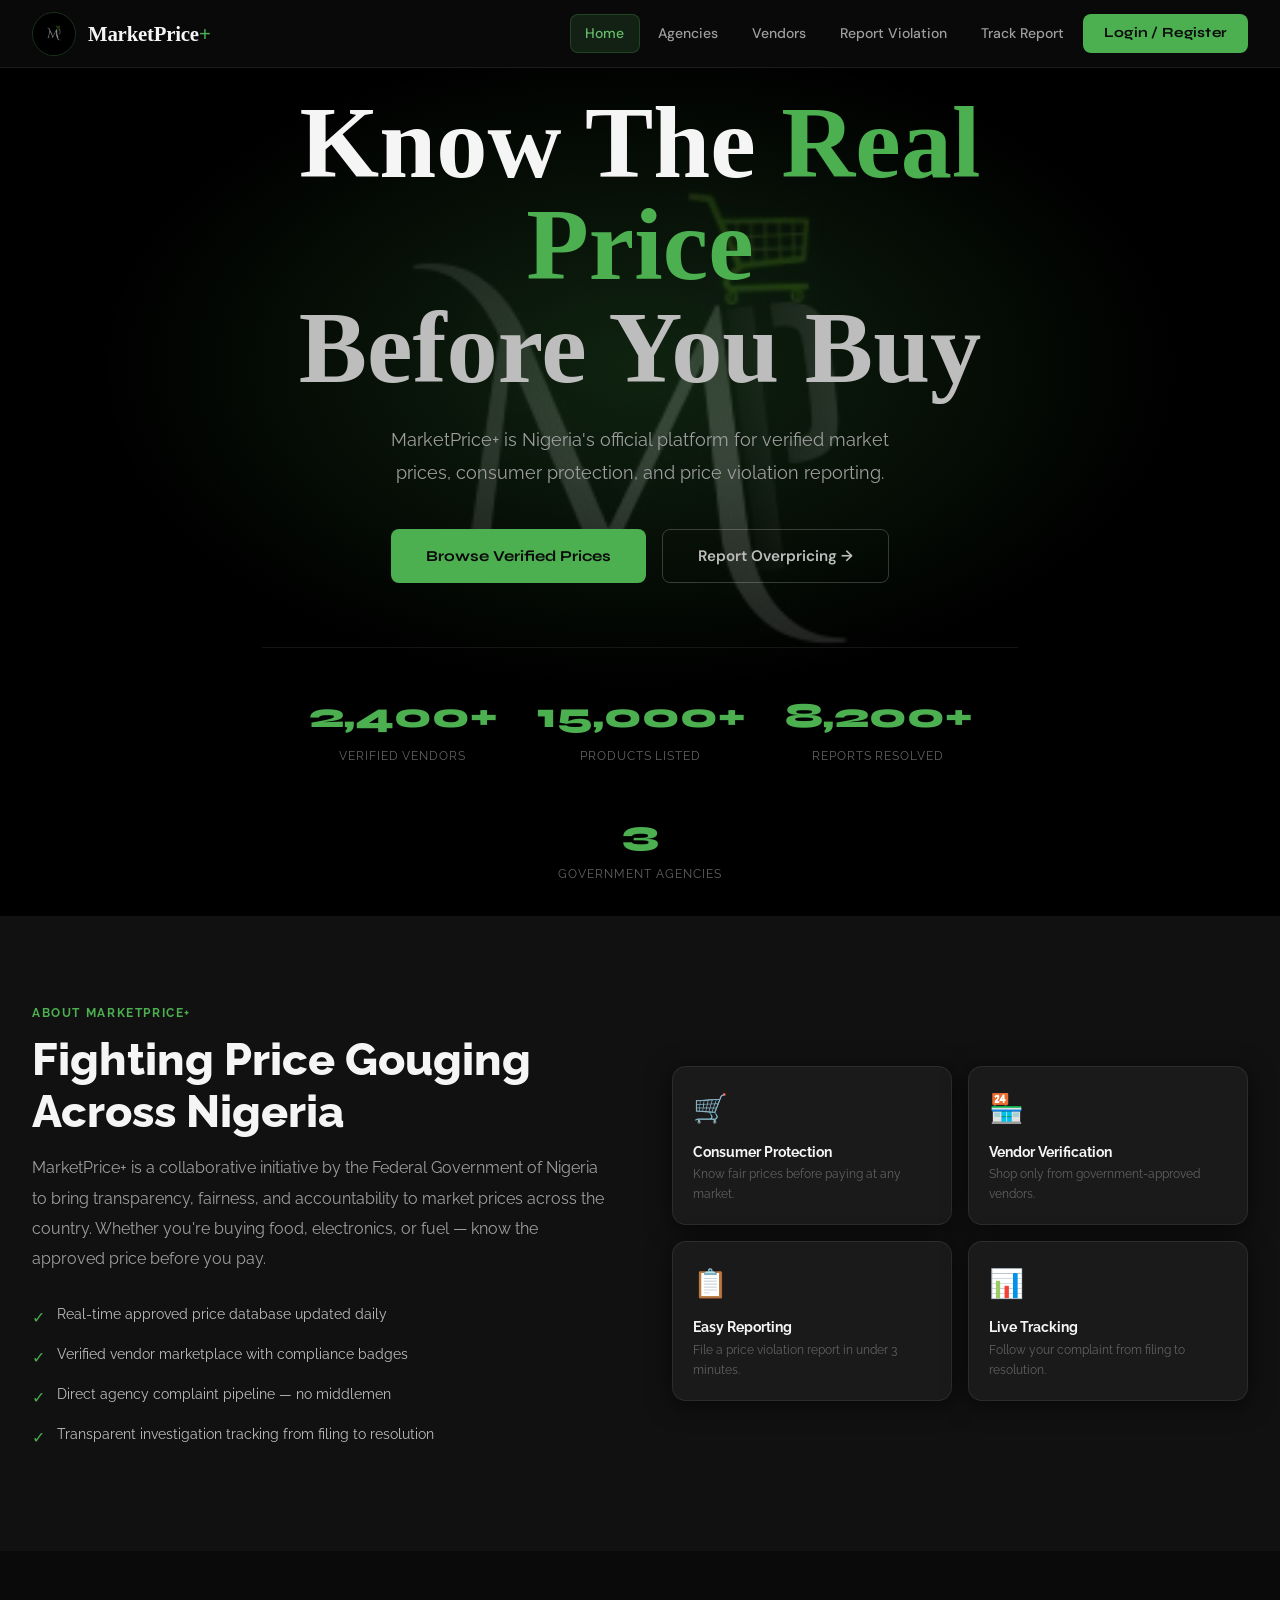
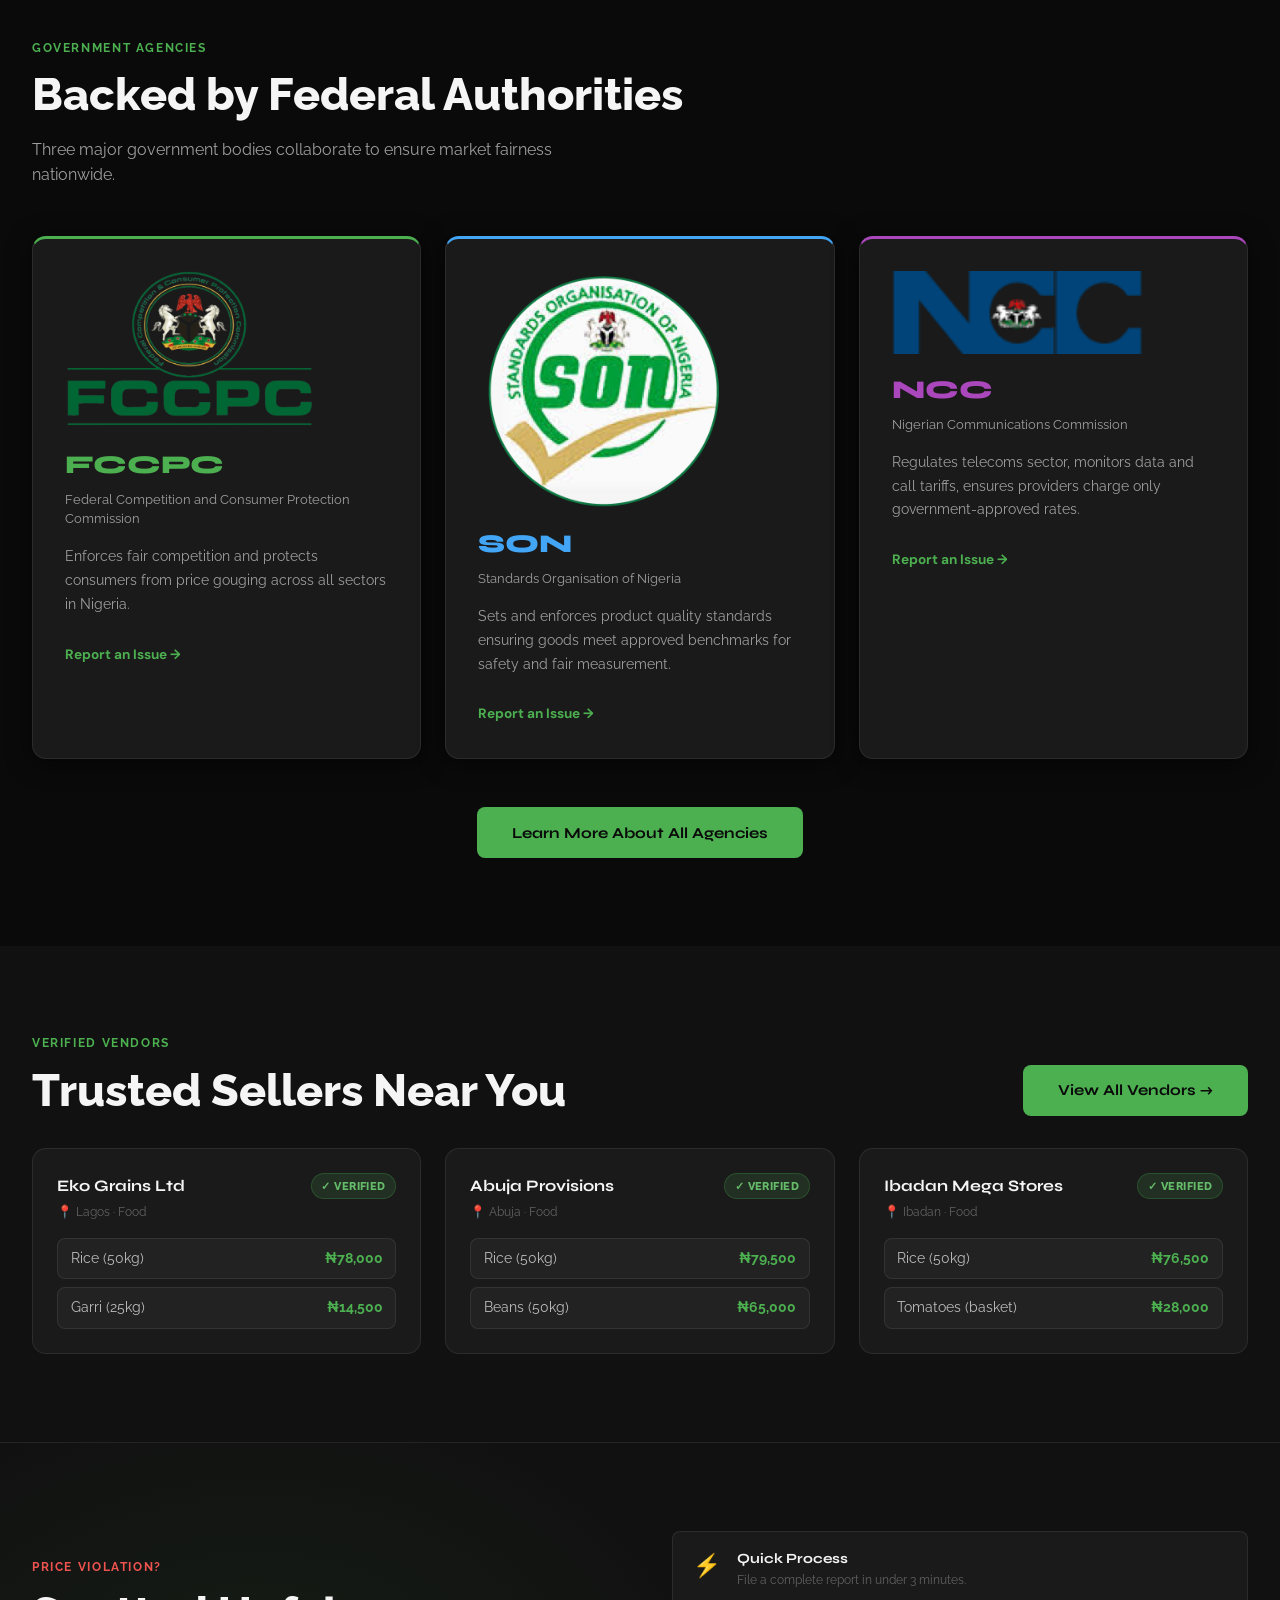
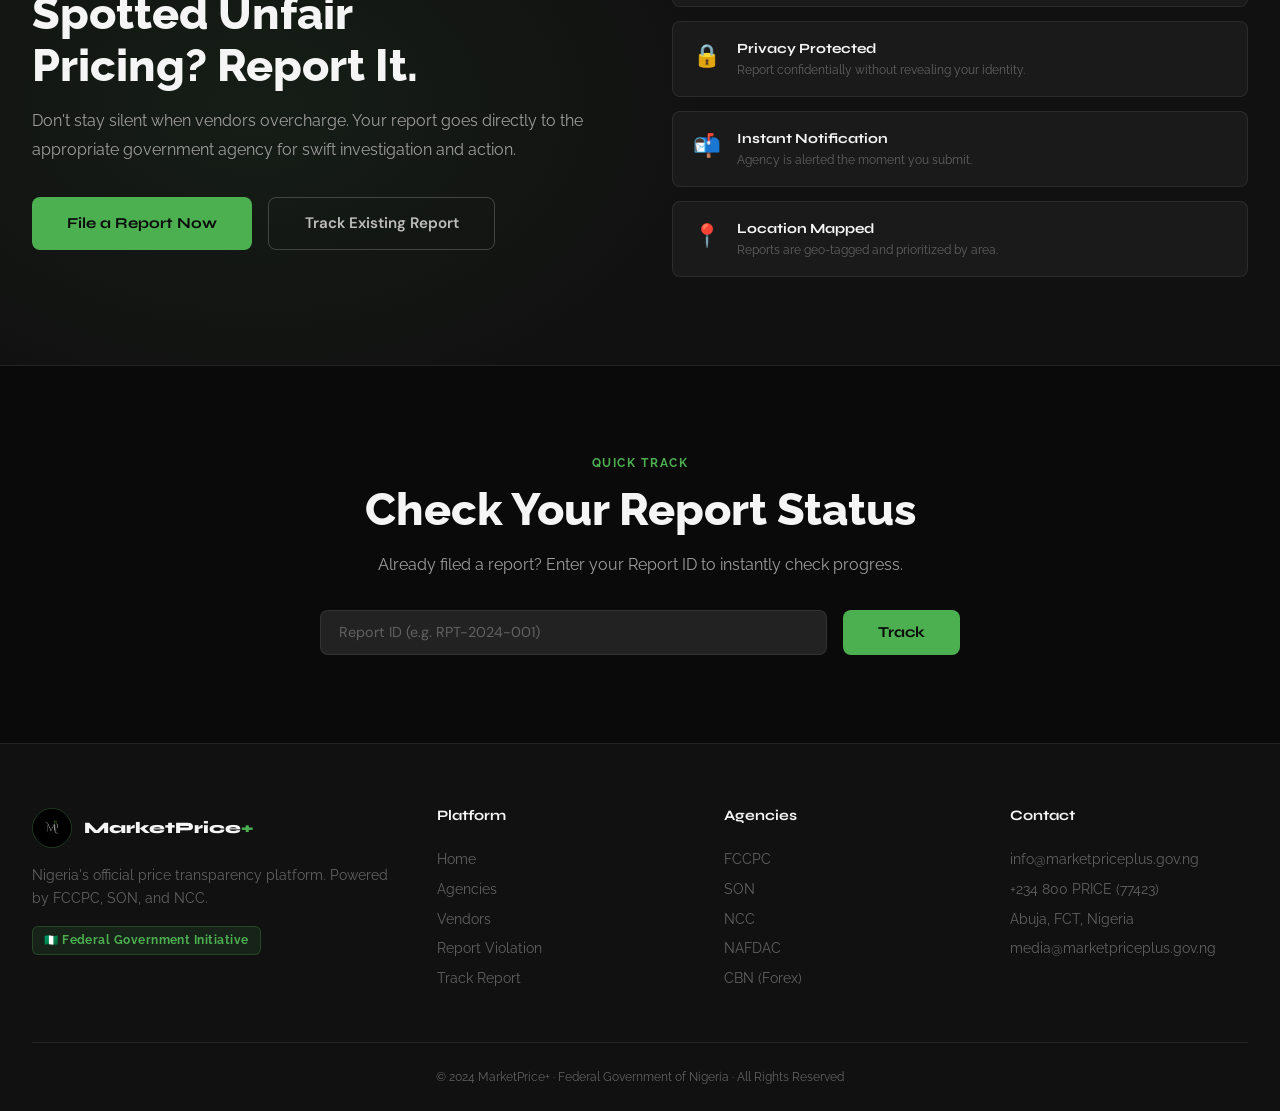
<file: index.html>
<!DOCTYPE html>
<html lang="en">
<head>
  <meta charset="UTF-8" />
  <meta name="viewport" content="width=device-width, initial-scale=1.0" />
  <title>Home | MarketPrice+</title>
  <link rel="preconnect" href="https://fonts.googleapis.com">
  <link rel="preconnect" href="https://fonts.gstatic.com" crossorigin>
  <link href="https://fonts.googleapis.com/css2?family=Syne:wght@400;600;700;800&family=DM+Sans:ital,wght@0,300;0,400;0,500;1,300&display=swap" rel="stylesheet">
  <link rel="preconnect" href="https://fonts.googleapis.com">
<link rel="preconnect" href="https://fonts.gstatic.com" crossorigin>
<link href="https://fonts.googleapis.com/css2?family=Montserrat:ital,wght@0,100..900;1,100..900&display=swap" rel="stylesheet">
<link rel="preconnect" href="https://fonts.googleapis.com">
<link rel="preconnect" href="https://fonts.gstatic.com" crossorigin>
<link href="https://fonts.googleapis.com/css2?family=Raleway:ital,wght@0,100..900;1,100..900&display=swap" rel="stylesheet">
  <link rel="stylesheet" href="styles.css" />
  <style>
  /* ── HERO ── */
  .hero {
    min-height: 100vh;
    background-image: url("[data-uri]");
    background-size: cover;
    background-position: center;
    background-repeat: no-repeat;
    display: flex; align-items: center; justify-content: center;
    text-align: center; position: relative; overflow: hidden;
  }
  .hero__overlay {
    position: absolute; inset: 0;
    background:
      radial-gradient(ellipse 70% 60% at 50% 45%, rgba(0,0,0,0.45) 0%, rgba(0,0,0,0.78) 100%),
      linear-gradient(180deg, rgba(0,0,0,0.6) 0%, rgba(0,0,0,0.4) 50%, rgba(0,0,0,0.78) 100%);
  }
  .hero__overlay::after {
    content: ''; position: absolute; inset: 0;
    background: radial-gradient(ellipse 60% 50% at 50% 40%, rgba(76,175,80,.2) 0%, transparent 70%);
  }
  .hero__content { position: relative; z-index: 1; padding: 2rem; max-width: 820px; }
  .hero__badge {
    display: inline-flex; align-items: center; gap: .5rem;
    background: rgba(76,175,80,.1); border: 1px solid var(--green-border);
    color: var(--green-bright); padding: .45rem 1.1rem; border-radius: 100px;
    font-size: .78rem; font-weight: 700; letter-spacing: .06em; text-transform: uppercase;
    margin-bottom: 2.5rem;
  }
  .hero__h1 { font-size: clamp(3rem,8vw,6.5rem); font-weight: 800; color: var(--white); margin-bottom: 1.5rem; line-height: 1.0; font-family: 'Times New Roman', Times, serif; margin-top: 60px;}
  .hero__h1 .accent        { color: var(--green); }
  .hero__h1 .accent-silver { color: var(--silver-light); }
  .hero__p  { font-size: 1.15rem; color: var(--silver); max-width: 520px; margin: 0 auto 2.5rem; line-height: 1.8; }
  .hero__actions { display: flex; gap: 1rem; justify-content: center; flex-wrap: wrap; }
  .hero__stats {
    display: flex; gap: 2.5rem; justify-content: center;
    margin-top: 4rem; padding-top: 2.5rem;
    border-top: 1px solid var(--border); flex-wrap: wrap;
  }
  .hero__stat-num   { font-family: 'Syne',sans-serif; font-size: 2.2rem; font-weight: 800; color: var(--green); }
  .hero__stat-label { font-size: .75rem; color: var(--silver-dim); text-transform: uppercase; letter-spacing: .08em; margin-top: .15rem; }
  .cta-section { background: var(--black-2); border-top: 1px solid var(--border); border-bottom: 1px solid var(--border); position: relative; overflow: hidden; }
  .cta-section::before { content:''; position:absolute; inset:0; background: radial-gradient(ellipse 60% 100% at 20% 50%, rgba(76,175,80,.08) 0%, transparent 60%); }
  .mini-grid { display:grid; grid-template-columns:1fr 1fr; gap:1rem; }
</style>
</head>
<body>
<nav class="navbar">
  <div class="navbar__inner">
    <a href="index.html" class="navbar__logo">
      <img src="[data-uri]" alt="MarketPrice+ Logo" class="navbar__logo-img" />
      <span class="navbar__logo-text">MarketPrice<span>+</span></span>
    </a>
    <div class="navbar__links">
      <a href="index.html"    class="navbar__link">Home</a>
      <a href="agencies.html" class="navbar__link">Agencies</a>
      <a href="vendors.html"  class="navbar__link">Vendors</a>
      <a href="report.html"   class="navbar__link">Report Violation</a>
      <a href="track.html"    class="navbar__link">Track Report</a>
      <a href="login.html"    class="navbar__cta">Login / Register</a>
    </div>
  </div>

  
</nav>

<!-- HERO -->
<section class="hero">
  <div class="hero__overlay"></div>
  <div class="hero__content">
    <h1 class="hero__h1">Know The <span class="accent">Real Price</span><br><span class="accent-silver">Before You Buy</span></h1>
    <p class="hero__p">MarketPrice+ is Nigeria's official platform for verified market prices, consumer protection, and price violation reporting.</p>
    <div class="hero__actions">
      <a href="vendors.html" class="btn btn--primary">Browse Verified Prices</a>
      <a href="report.html"  class="btn btn--outline">Report Overpricing &rarr;</a>
    </div>
    <div class="hero__stats">
      <div><div class="hero__stat-num">2,400+</div><div class="hero__stat-label">Verified Vendors</div></div>
      <div><div class="hero__stat-num">15,000+</div><div class="hero__stat-label">Products Listed</div></div>
      <div><div class="hero__stat-num">8,200+</div><div class="hero__stat-label">Reports Resolved</div></div>
      <div><div class="hero__stat-num">3</div><div class="hero__stat-label">Government Agencies</div></div>
    </div>
  </div>
</section>

<!-- ABOUT -->
<section class="section section--mid">
  <div class="container">
    <div class="grid-2col">
      <div>
        <span class="section__label">About MarketPrice+</span>
        <h2 class="section__title">Fighting Price Gouging<br>Across Nigeria</h2>
        <p style="color:var(--silver);line-height:1.9;margin-bottom:1.75rem">MarketPrice+ is a collaborative initiative by the Federal Government of Nigeria to bring transparency, fairness, and accountability to market prices across the country. Whether you're buying food, electronics, or fuel &mdash; know the approved price before you pay.</p>
        <div class="check-item"><span class="check-item__icon">&#10003;</span> Real-time approved price database updated daily</div>
        <div class="check-item"><span class="check-item__icon">&#10003;</span> Verified vendor marketplace with compliance badges</div>
        <div class="check-item"><span class="check-item__icon">&#10003;</span> Direct agency complaint pipeline &mdash; no middlemen</div>
        <div class="check-item"><span class="check-item__icon">&#10003;</span> Transparent investigation tracking from filing to resolution</div>
      </div>
      <div class="mini-grid">
        <div class="card card--sm"><div style="font-size:1.75rem;margin-bottom:.75rem">&#128722;</div><h4 style="font-size:.9rem;margin-bottom:.25rem">Consumer Protection</h4><p style="font-size:.78rem;color:var(--silver-dim)">Know fair prices before paying at any market.</p></div>
        <div class="card card--sm"><div style="font-size:1.75rem;margin-bottom:.75rem">&#127978;</div><h4 style="font-size:.9rem;margin-bottom:.25rem">Vendor Verification</h4><p style="font-size:.78rem;color:var(--silver-dim)">Shop only from government-approved vendors.</p></div>
        <div class="card card--sm"><div style="font-size:1.75rem;margin-bottom:.75rem">&#128203;</div><h4 style="font-size:.9rem;margin-bottom:.25rem">Easy Reporting</h4><p style="font-size:.78rem;color:var(--silver-dim)">File a price violation report in under 3 minutes.</p></div>
        <div class="card card--sm"><div style="font-size:1.75rem;margin-bottom:.75rem">&#128202;</div><h4 style="font-size:.9rem;margin-bottom:.25rem">Live Tracking</h4><p style="font-size:.78rem;color:var(--silver-dim)">Follow your complaint from filing to resolution.</p></div>
      </div>
    </div>
  </div>
</section>

<!-- AGENCIES PREVIEW -->
<section class="section section--dark">
  <div class="container">
    <span class="section__label">Government Agencies</span>
    <h2 class="section__title">Backed by Federal Authorities</h2>
    <p class="section__sub">Three major government bodies collaborate to ensure market fairness nationwide.</p>
    <div class="grid-3 mt-3">
      <article class="card agency-card" style="border-top-color:#4CAF50">
        <div class="agency-card__icon"><img src="images/fccpc-removebg-preview.png" alt=""></div>
        <div class="agency-card__short" style="color:#4CAF50">FCCPC</div>
        <p class="agency-card__name">Federal Competition and Consumer Protection Commission</p>
        <p class="agency-card__role">Enforces fair competition and protects consumers from price gouging across all sectors in Nigeria.</p>
        <a href="report.html" class="agency-card__link">Report an Issue &rarr;</a>
      </article>
      <article class="card agency-card" style="border-top-color:#42A5F5">
        <div class="agency-card__icon"><img src="images/idw0kfW5iq_logos.png"></div>
        <div class="agency-card__short" style="color:#42A5F5">SON</div>
        <p class="agency-card__name">Standards Organisation of Nigeria</p>
        <p class="agency-card__role">Sets and enforces product quality standards ensuring goods meet approved benchmarks for safety and fair measurement.</p>
        <a href="report.html" class="agency-card__link">Report an Issue &rarr;</a>
      </article>
      <article class="card agency-card" style="border-top-color:#AB47BC">
        <div class="agency-card__icon"><img src="images/idmSdyI-YR_logos.png" alt=""></div>
        <div class="agency-card__short" style="color:#AB47BC">NCC</div>
        <p class="agency-card__name">Nigerian Communications Commission</p>
        <p class="agency-card__role">Regulates telecoms sector, monitors data and call tariffs, ensures providers charge only government-approved rates.</p>
        <a href="report.html" class="agency-card__link">Report an Issue &rarr;</a>
      </article>
    </div>
    <div class="text-center mt-3"><a href="agencies.html" class="btn btn--primary">Learn More About All Agencies</a></div>
  </div>
</section>

<!-- VENDOR PREVIEW -->
<section class="section section--mid">
  <div class="container">
    <div class="flex-between mb-2">
      <div><span class="section__label">Verified Vendors</span><h2 class="section__title" style="margin-bottom:0">Trusted Sellers Near You</h2></div>
      <a href="vendors.html" class="btn btn--primary">View All Vendors &rarr;</a>
    </div>
    <div class="grid-3">
      <article class="vendor-card">
        <div class="vendor-card__header"><div><div class="vendor-card__name">Eko Grains Ltd</div><div class="vendor-card__loc">&#128205; Lagos &middot; Food</div></div><span class="badge badge--verified">&#10003; VERIFIED</span></div>
        <div class="vendor-card__products"><div class="vendor-card__product"><span>Rice (50kg)</span><span class="vendor-card__price">&#8358;78,000</span></div><div class="vendor-card__product"><span>Garri (25kg)</span><span class="vendor-card__price">&#8358;14,500</span></div></div>
      </article>
      <article class="vendor-card">
        <div class="vendor-card__header"><div><div class="vendor-card__name">Abuja Provisions</div><div class="vendor-card__loc">&#128205; Abuja &middot; Food</div></div><span class="badge badge--verified">&#10003; VERIFIED</span></div>
        <div class="vendor-card__products"><div class="vendor-card__product"><span>Rice (50kg)</span><span class="vendor-card__price">&#8358;79,500</span></div><div class="vendor-card__product"><span>Beans (50kg)</span><span class="vendor-card__price">&#8358;65,000</span></div></div>
      </article>
      <article class="vendor-card">
        <div class="vendor-card__header"><div><div class="vendor-card__name">Ibadan Mega Stores</div><div class="vendor-card__loc">&#128205; Ibadan &middot; Food</div></div><span class="badge badge--verified">&#10003; VERIFIED</span></div>
        <div class="vendor-card__products"><div class="vendor-card__product"><span>Rice (50kg)</span><span class="vendor-card__price">&#8358;76,500</span></div><div class="vendor-card__product"><span>Tomatoes (basket)</span><span class="vendor-card__price">&#8358;28,000</span></div></div>
      </article>
    </div>
  </div>
</section>

<!-- REPORT CTA -->
<section class="section cta-section">
  <div class="container" style="position:relative">
    <div class="grid-2col">
      <div>
        <span class="section__label" style="color:var(--red)">Price Violation?</span>
        <h2 class="section__title">Spotted Unfair<br>Pricing? Report It.</h2>
        <p style="color:var(--silver);margin-bottom:2rem;line-height:1.8">Don't stay silent when vendors overcharge. Your report goes directly to the appropriate government agency for swift investigation and action.</p>
        <div class="flex-gap">
          <a href="report.html" class="btn btn--primary">File a Report Now</a>
          <a href="track.html"  class="btn btn--outline">Track Existing Report</a>
        </div>
      </div>
      <div class="flex-col">
        <div class="feature-pill"><span class="feature-pill__icon">&#9889;</span><div><div class="feature-pill__title">Quick Process</div><div class="feature-pill__desc">File a complete report in under 3 minutes.</div></div></div>
        <div class="feature-pill"><span class="feature-pill__icon">&#128274;</span><div><div class="feature-pill__title">Privacy Protected</div><div class="feature-pill__desc">Report confidentially without revealing your identity.</div></div></div>
        <div class="feature-pill"><span class="feature-pill__icon">&#128236;</span><div><div class="feature-pill__title">Instant Notification</div><div class="feature-pill__desc">Agency is alerted the moment you submit.</div></div></div>
        <div class="feature-pill"><span class="feature-pill__icon">&#128205;</span><div><div class="feature-pill__title">Location Mapped</div><div class="feature-pill__desc">Reports are geo-tagged and prioritized by area.</div></div></div>
      </div>
    </div>
  </div>
</section>

<!-- QUICK TRACK -->
<section class="section section--dark">
  <div class="container--sm text-center">
    <span class="section__label">Quick Track</span>
    <h2 class="section__title">Check Your Report Status</h2>
    <p class="section__sub" style="margin:0 auto 2rem">Already filed a report? Enter your Report ID to instantly check progress.</p>
    <div style="display:flex;gap:1rem">
      <input class="form__input" id="quick-track-id" placeholder="Report ID (e.g. RPT-2024-001)" style="flex:1" />
      <button class="btn btn--primary" onclick="quickTrack()">Track</button>
    </div>
  </div>
</section>

<footer class="footer">
  <div class="footer__inner">
    <div class="footer__col">
      <div class="footer__logo">
        <img src="[data-uri]" alt="MarketPrice+" />
        <span class="footer__logo-text">MarketPrice<span>+</span></span>
      </div>
      <p class="footer__desc">Nigeria's official price transparency platform. Powered by FCCPC, SON, and NCC.</p>
      <span class="badge badge--gov">&#127475;&#127468; Federal Government Initiative</span>
    </div>
    <div class="footer__col">
      <h4>Platform</h4>
      <a href="index.html"    class="footer__link">Home</a>
      <a href="agencies.html" class="footer__link">Agencies</a>
      <a href="vendors.html"  class="footer__link">Vendors</a>
      <a href="report.html"   class="footer__link">Report Violation</a>
      <a href="track.html"    class="footer__link">Track Report</a>
    </div>
    <div class="footer__col">
      <h4>Agencies</h4>
      <a class="footer__link">FCCPC</a>
      <a class="footer__link">SON</a>
      <a class="footer__link">NCC</a>
      <a class="footer__link">NAFDAC</a>
      <a class="footer__link">CBN (Forex)</a>
    </div>
    <div class="footer__col">
      <h4>Contact</h4>
      <a class="footer__link">info@marketpriceplus.gov.ng</a>
      <a class="footer__link">+234 800 PRICE (77423)</a>
      <a class="footer__link">Abuja, FCT, Nigeria</a>
      <a class="footer__link">media@marketpriceplus.gov.ng</a>
    </div>
  </div>
  <div class="footer__bottom">
    <p>&copy; 2024 MarketPrice+ &middot; Federal Government of Nigeria &middot; All Rights Reserved</p>
  </div>
</footer>
  <script src="main.js"></script>
</body>
</html>
</file>
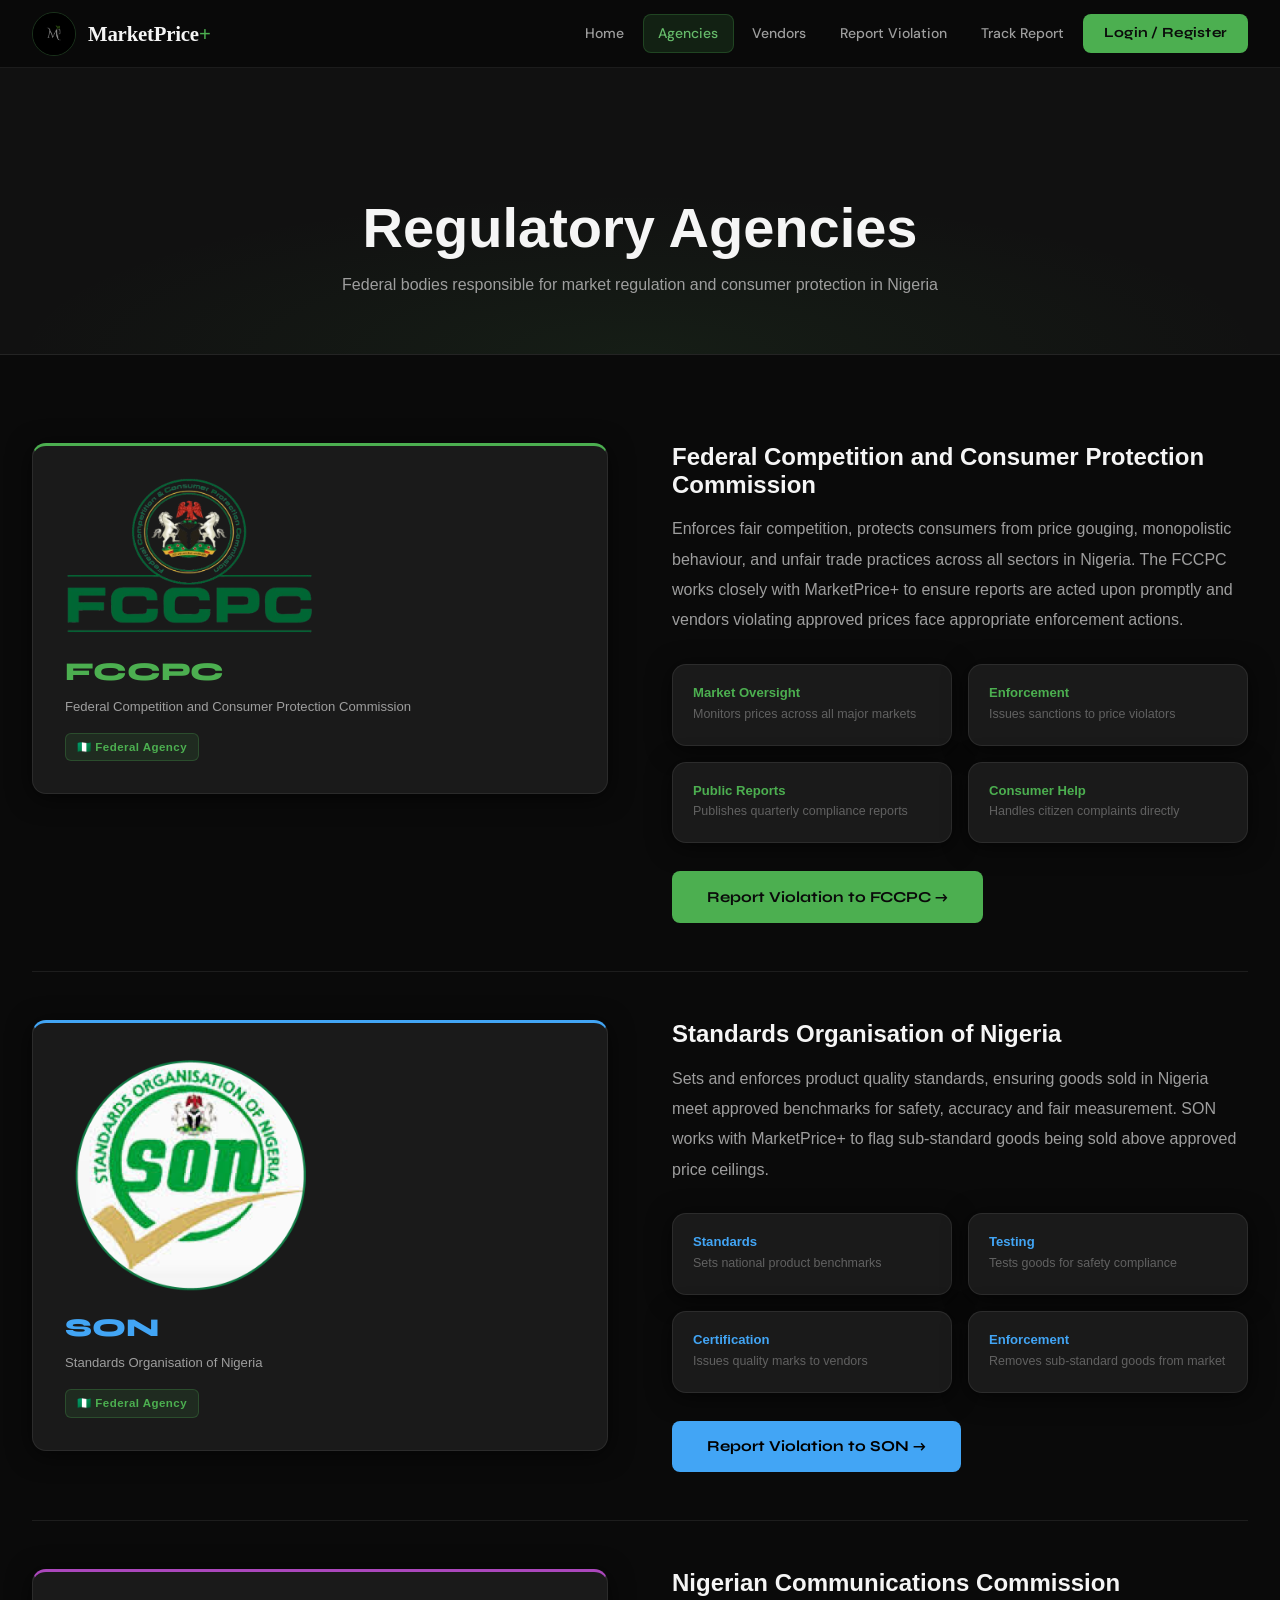
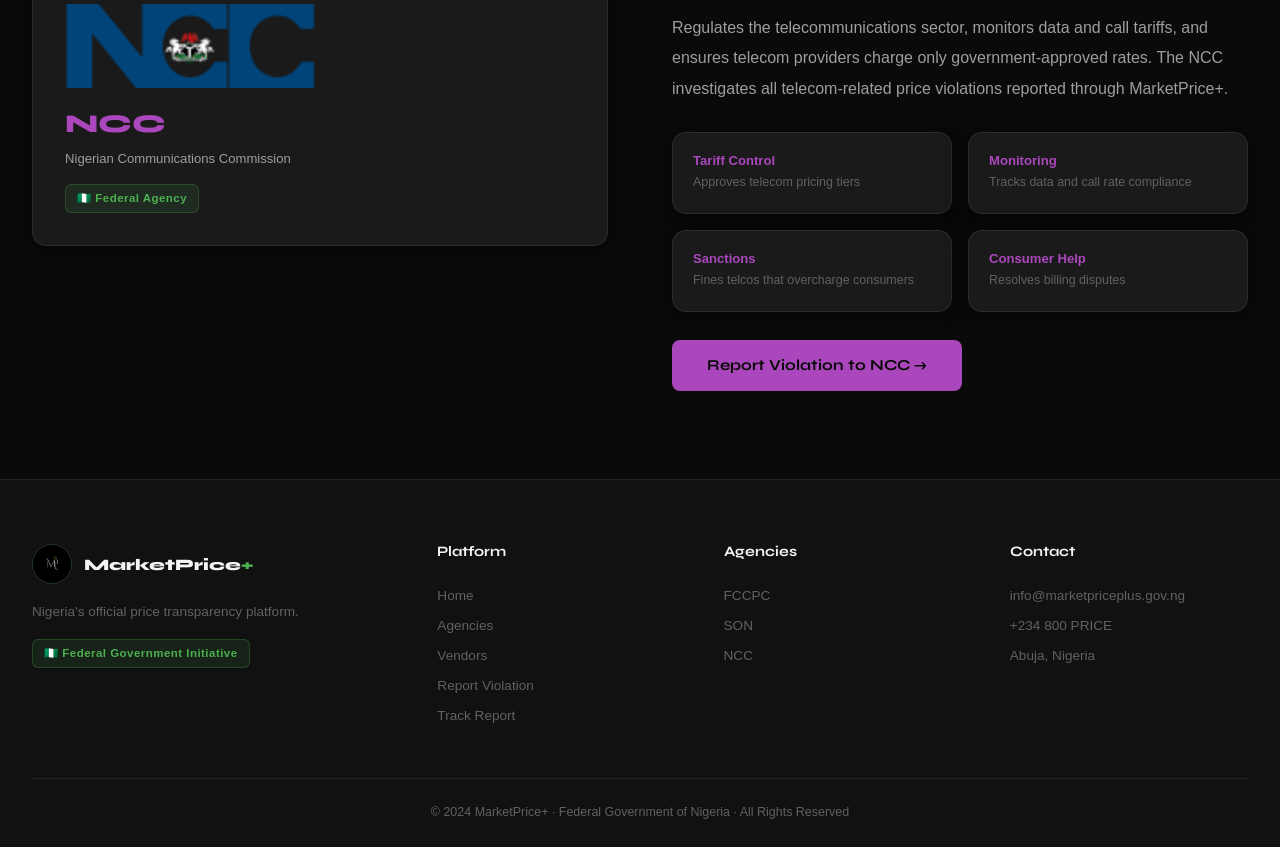
<file: agencies.html>
<!DOCTYPE html>
<html lang="en">
<head>
  <meta charset="UTF-8" />
  <meta name="viewport" content="width=device-width, initial-scale=1.0" />
  <title>Agencies | MarketPrice+</title>
  <link rel="preconnect" href="https://fonts.googleapis.com">
  <link rel="preconnect" href="https://fonts.gstatic.com" crossorigin>
  <link href="https://fonts.googleapis.com/css2?family=Syne:wght@400;600;700;800&family=DM+Sans:ital,wght@0,300;0,400;0,500;1,300&display=swap" rel="stylesheet">
  <link rel="preconnect" href="https://fonts.googleapis.com">
<link rel="preconnect" href="https://fonts.gstatic.com" crossorigin>
<link href="https://fonts.googleapis.com/css2?family=Lora:ital,wght@0,400..700;1,400..700&family=Poppins:ital,wght@0,100;0,200;0,300;0,400;0,500;0,600;0,700;0,800;0,900;1,100;1,200;1,300;1,400;1,500;1,600;1,700;1,800;1,900&display=swap" rel="stylesheet">
  <link rel="stylesheet" href="styles.css" />
</head>
<body>
<nav class="navbar">
  <div class="navbar__inner">
    <a href="index.html" class="navbar__logo">
      <img src="[data-uri]" alt="MarketPrice+" class="navbar__logo-img" />
      <span class="navbar__logo-text">MarketPrice<span>+</span></span>
    </a>
    <div class="navbar__links">
      <a href="index.html"    class="navbar__link">Home</a>
      <a href="agencies.html" class="navbar__link navbar__link--active">Agencies</a>
      <a href="vendors.html"  class="navbar__link">Vendors</a>
      <a href="report.html"   class="navbar__link">Report Violation</a>
      <a href="track.html"    class="navbar__link">Track Report</a>
      <a href="login.html"    class="navbar__cta">Login / Register</a>
    </div>
  </div>
</nav>
<div style="padding-top:68px">
<div class="page-header"><h1>Regulatory Agencies</h1><p>Federal bodies responsible for market regulation and consumer protection in Nigeria</p></div>
<section class="section section--dark">
  <div class="container">

    <div class="grid-2col" style="align-items:start">
      <div class="card agency-card" style="border-top-color:#4CAF50">
        <div class="agency-card__icon"><img src="images/fccpc-removebg-preview.png" alt=""></div>
        <div class="agency-card__short" style="color:#4CAF50">FCCPC</div>
        <p class="agency-card__name">Federal Competition and Consumer Protection Commission</p>
        <span class="badge badge--gov">&#127475;&#127468; Federal Agency</span>
      </div>
      <div>
        <h3 style="font-size:1.5rem;font-weight:800;margin-bottom:1rem">Federal Competition and Consumer Protection Commission</h3>
        <p style="color:var(--silver);line-height:1.9;margin-bottom:1.75rem">Enforces fair competition, protects consumers from price gouging, monopolistic behaviour, and unfair trade practices across all sectors in Nigeria. The FCCPC works closely with MarketPrice+ to ensure reports are acted upon promptly and vendors violating approved prices face appropriate enforcement actions.</p>
        <div class="grid-4" style="margin-bottom:1.75rem">
          <div class="card card--sm"><h4 style="font-size:.82rem;margin-bottom:.3rem;color:#4CAF50">Market Oversight</h4><p style="font-size:.78rem;color:var(--silver-dim)">Monitors prices across all major markets</p></div>
          <div class="card card--sm"><h4 style="font-size:.82rem;margin-bottom:.3rem;color:#4CAF50">Enforcement</h4><p style="font-size:.78rem;color:var(--silver-dim)">Issues sanctions to price violators</p></div>
          <div class="card card--sm"><h4 style="font-size:.82rem;margin-bottom:.3rem;color:#4CAF50">Public Reports</h4><p style="font-size:.78rem;color:var(--silver-dim)">Publishes quarterly compliance reports</p></div>
          <div class="card card--sm"><h4 style="font-size:.82rem;margin-bottom:.3rem;color:#4CAF50">Consumer Help</h4><p style="font-size:.78rem;color:var(--silver-dim)">Handles citizen complaints directly</p></div>
        </div>
        <a href="report.html" class="btn btn--primary" style="background:#4CAF50">Report Violation to FCCPC &rarr;</a>
      </div>
    </div>
    <hr>

    <div class="grid-2col" style="align-items:start">
      <div class="card agency-card" style="border-top-color:#42A5F5">
        <div class="agency-card__icon"><img src="images/idw0kfW5iq_logos.png"></div>
        <div class="agency-card__short" style="color:#42A5F5">SON</div>
        <p class="agency-card__name">Standards Organisation of Nigeria</p>
        <span class="badge badge--gov">&#127475;&#127468; Federal Agency</span>
      </div>
      <div>
        <h3 style="font-size:1.5rem;font-weight:800;margin-bottom:1rem">Standards Organisation of Nigeria</h3>
        <p style="color:var(--silver);line-height:1.9;margin-bottom:1.75rem">Sets and enforces product quality standards, ensuring goods sold in Nigeria meet approved benchmarks for safety, accuracy and fair measurement. SON works with MarketPrice+ to flag sub-standard goods being sold above approved price ceilings.</p>
        <div class="grid-4" style="margin-bottom:1.75rem">
          <div class="card card--sm"><h4 style="font-size:.82rem;margin-bottom:.3rem;color:#42A5F5">Standards</h4><p style="font-size:.78rem;color:var(--silver-dim)">Sets national product benchmarks</p></div>
          <div class="card card--sm"><h4 style="font-size:.82rem;margin-bottom:.3rem;color:#42A5F5">Testing</h4><p style="font-size:.78rem;color:var(--silver-dim)">Tests goods for safety compliance</p></div>
          <div class="card card--sm"><h4 style="font-size:.82rem;margin-bottom:.3rem;color:#42A5F5">Certification</h4><p style="font-size:.78rem;color:var(--silver-dim)">Issues quality marks to vendors</p></div>
          <div class="card card--sm"><h4 style="font-size:.82rem;margin-bottom:.3rem;color:#42A5F5">Enforcement</h4><p style="font-size:.78rem;color:var(--silver-dim)">Removes sub-standard goods from market</p></div>
        </div>
        <a href="report.html" class="btn btn--primary" style="background:#42A5F5;color:#000">Report Violation to SON &rarr;</a>
      </div>
    </div>
    <hr>

    <div class="grid-2col" style="align-items:start">
      <div class="card agency-card" style="border-top-color:#AB47BC">
        <div class="agency-card__icon"><img src="images/idmSdyI-YR_logos.png" alt=""></div>
        <div class="agency-card__short" style="color:#AB47BC">NCC</div>
        <p class="agency-card__name">Nigerian Communications Commission</p>
        <span class="badge badge--gov">&#127475;&#127468; Federal Agency</span>
      </div>
      <div>
        <h3 style="font-size:1.5rem;font-weight:800;margin-bottom:1rem">Nigerian Communications Commission</h3>
        <p style="color:var(--silver);line-height:1.9;margin-bottom:1.75rem">Regulates the telecommunications sector, monitors data and call tariffs, and ensures telecom providers charge only government-approved rates. The NCC investigates all telecom-related price violations reported through MarketPrice+.</p>
        <div class="grid-4" style="margin-bottom:1.75rem">
          <div class="card card--sm"><h4 style="font-size:.82rem;margin-bottom:.3rem;color:#AB47BC">Tariff Control</h4><p style="font-size:.78rem;color:var(--silver-dim)">Approves telecom pricing tiers</p></div>
          <div class="card card--sm"><h4 style="font-size:.82rem;margin-bottom:.3rem;color:#AB47BC">Monitoring</h4><p style="font-size:.78rem;color:var(--silver-dim)">Tracks data and call rate compliance</p></div>
          <div class="card card--sm"><h4 style="font-size:.82rem;margin-bottom:.3rem;color:#AB47BC">Sanctions</h4><p style="font-size:.78rem;color:var(--silver-dim)">Fines telcos that overcharge consumers</p></div>
          <div class="card card--sm"><h4 style="font-size:.82rem;margin-bottom:.3rem;color:#AB47BC">Consumer Help</h4><p style="font-size:.78rem;color:var(--silver-dim)">Resolves billing disputes</p></div>
        </div>
        <a href="report.html" class="btn btn--primary" style="background:#AB47BC">Report Violation to NCC &rarr;</a>
      </div>
    </div>

  </div>
</section>
<footer class="footer">
  <div class="footer__inner">
    <div class="footer__col"><div class="footer__logo"><img src="[data-uri]" alt="Logo"/><span class="footer__logo-text">MarketPrice<span>+</span></span></div><p class="footer__desc">Nigeria's official price transparency platform.</p><span class="badge badge--gov">&#127475;&#127468; Federal Government Initiative</span></div>
    <div class="footer__col"><h4>Platform</h4><a href="index.html" class="footer__link">Home</a><a href="agencies.html" class="footer__link">Agencies</a><a href="vendors.html" class="footer__link">Vendors</a><a href="report.html" class="footer__link">Report Violation</a><a href="track.html" class="footer__link">Track Report</a></div>
    <div class="footer__col"><h4>Agencies</h4><a class="footer__link">FCCPC</a><a class="footer__link">SON</a><a class="footer__link">NCC</a></div>
    <div class="footer__col"><h4>Contact</h4><a class="footer__link">info@marketpriceplus.gov.ng</a><a class="footer__link">+234 800 PRICE</a><a class="footer__link">Abuja, Nigeria</a></div>
  </div>
  <div class="footer__bottom"><p>&copy; 2024 MarketPrice+ &middot; Federal Government of Nigeria &middot; All Rights Reserved</p></div>
</footer>
</div>
  <script src="main.js"></script>
</body>
</html>
</file>
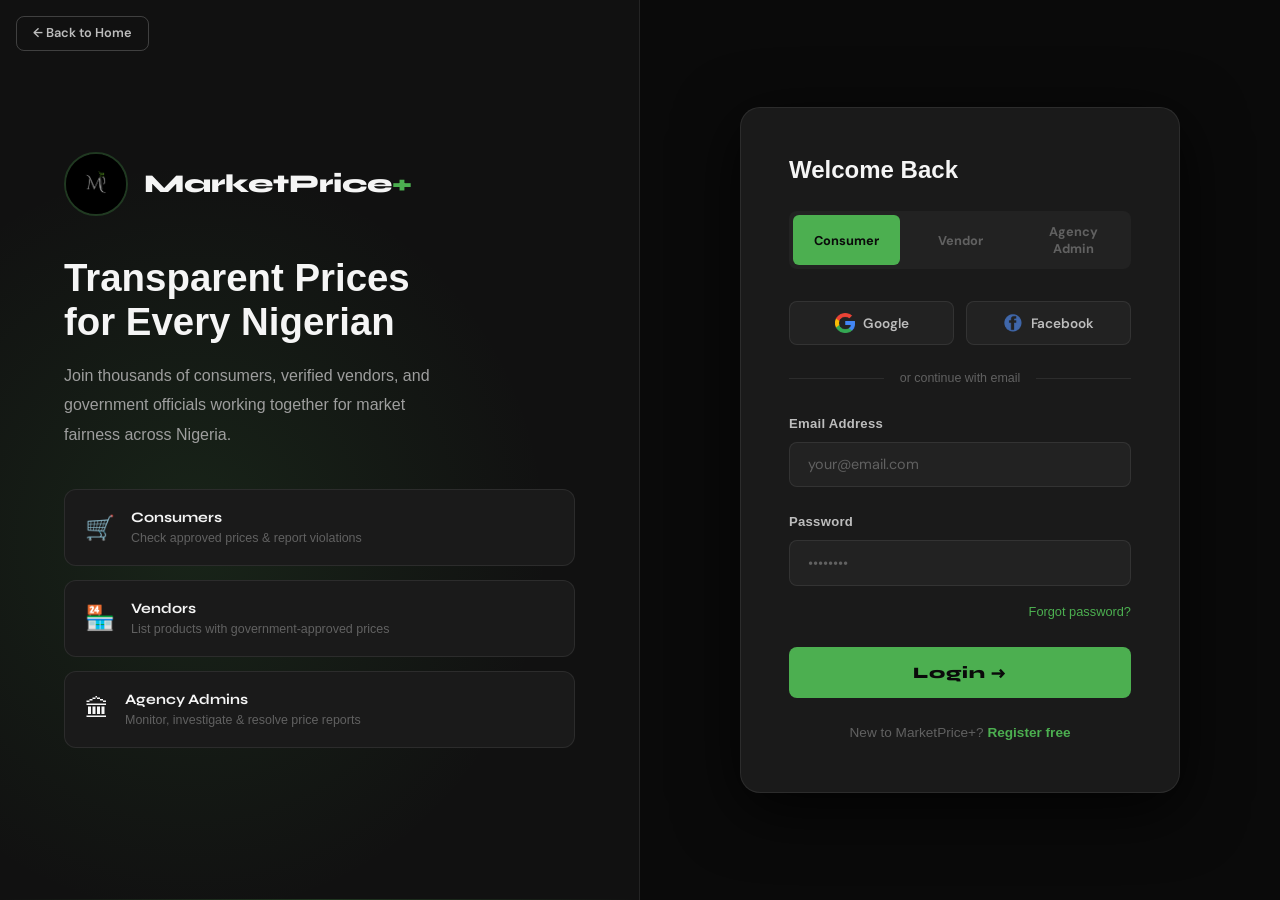
<file: login.html>
<!DOCTYPE html>
<html lang="en">
<head>
  <meta charset="UTF-8" />
  <meta name="viewport" content="width=device-width, initial-scale=1.0" />
  <title>Login / Register | MarketPrice+</title>
  <link rel="preconnect" href="https://fonts.googleapis.com">
  <link rel="preconnect" href="https://fonts.gstatic.com" crossorigin>
  <link href="https://fonts.googleapis.com/css2?family=Syne:wght@400;600;700;800&family=DM+Sans:ital,wght@0,300;0,400;0,500;1,300&display=swap" rel="stylesheet">
  <link rel="stylesheet" href="styles.css" />
  <style>
    /* Login-specific styles */
    body { overflow: hidden; }
    @media(max-width:768px) { body{ overflow:auto; } }

    .login-page {
      display: grid;
      grid-template-columns: 1fr 1fr;
      min-height: 100vh;
    }

    /* LEFT PANEL */
    .login-left {
      background: var(--black-2);
      border-right: 1px solid var(--border);
      display: flex; flex-direction: column;
      justify-content: center; padding: 4rem;
      position: relative; overflow: hidden;
    }
    .login-left::before {
      content: '';
      position: absolute; inset: 0;
      background: radial-gradient(ellipse 80% 60% at 30% 60%, rgba(76,175,80,.12) 0%, transparent 70%);
    }
    .login-left::after {
      content: '';
      position: absolute; bottom: 0; left: 0; right: 0; height: 1px;
      background: linear-gradient(90deg, transparent, var(--green-border), transparent);
    }
    .login-left__content { position: relative; z-index: 1; }
    .login-left__logo {
      display: flex; align-items: center; gap: 1rem; margin-bottom: 2.5rem;
    }
    .login-left__logo img {
      height: 64px; width: 64px; border-radius: 50%;
      border: 2px solid var(--green-border); object-fit: cover;
    }
    .login-left__logo-text {
      font-family: 'Syne', sans-serif; font-weight: 800;
      font-size: 1.6rem; color: var(--white);
    }
    .login-left__logo-text span { color: var(--green); }
    .login-left__heading {
      font-size: clamp(1.8rem, 3vw, 2.5rem);
      font-weight: 800; color: var(--white);
      margin-bottom: 1rem; line-height: 1.15;
    }
    .login-left__sub {
      color: var(--silver); line-height: 1.85;
      margin-bottom: 2.5rem; max-width: 380px;
    }
    .login-role-list { display: flex; flex-direction: column; gap: 0.85rem; }
    .login-role-item {
      display: flex; align-items: center; gap: 1rem;
      background: var(--black-3); border: 1px solid var(--border);
      border-radius: 12px; padding: 1rem 1.25rem;
      transition: border-color 0.2s ease;
    }
    .login-role-item:hover { border-color: var(--green-border); }
    .login-role-item__icon { font-size: 1.5rem; flex-shrink: 0; }
    .login-role-item__title { font-family: 'Syne', sans-serif; font-weight: 700; color: var(--white); font-size: 0.9rem; }
    .login-role-item__desc  { font-size: 0.78rem; color: var(--silver-dim); }

    /* RIGHT PANEL */
    .login-right {
      display: flex; align-items: center; justify-content: center;
      padding: 2rem; background: var(--black);
    }
    .login-box {
      background: var(--black-3); border-radius: var(--radius-lg);
      padding: 3rem; width: 100%; max-width: 440px;
      border: 1px solid var(--border); box-shadow: var(--shadow-xl);
    }
    .login-box__title {
      font-family: 'raleway', sans-serif; font-weight: 800;
      font-size: 1.5rem; color: var(--white); margin-bottom: 1.75rem;
    }

    /* Role Tabs */
    .role-tabs {
      display: flex; gap: 0.4rem;
      background: var(--black-4); padding: 0.25rem;
      border-radius: var(--radius-sm); margin-bottom: 2rem;
    }
    .role-tab {
      flex: 1; padding: 0.5rem; border-radius: 6px; border: none;
      font-size: 0.8rem; font-weight: 700; cursor: pointer;
      transition: all 0.2s ease; font-family: 'DM Sans', sans-serif;
      color: var(--silver-dim); background: none;
    }
    .role-tab--active { background: var(--green); color: var(--black); }

    /* Divider */
    .login-divider {
      display: flex; align-items: center; gap: 1rem;
      margin: 1.5rem 0; color: var(--silver-dim); font-size: 0.78rem;
    }
    .login-divider::before,
    .login-divider::after {
      content: ''; flex: 1;
      border-top: 1px solid var(--border);
    }

    /* Social buttons */
    .social-btns { display: grid; grid-template-columns: 1fr 1fr; gap: 0.75rem; margin-bottom: 1.5rem; }
    .social-btn {
      display: flex; align-items: center; justify-content: center; gap: 0.5rem;
      padding: 0.65rem; border-radius: var(--radius-sm);
      border: 1.5px solid var(--border); background: var(--black-4);
      color: var(--silver-light); font-size: 0.85rem; font-weight: 600;
      cursor: pointer; transition: all 0.2s ease;
      font-family: 'DM Sans', sans-serif;
    }
    .social-btn img{
      width: 20px;
    }
    .social-btn:hover { border-color: var(--green-border); color: var(--white); background: var(--black-3); }

    /* Toggle text */
    .login-toggle {
      text-align: center; margin-top: 1.5rem;
      font-size: 0.85rem; color: var(--silver-dim);
    }
    .login-toggle__link {
      color: var(--green); font-weight: 700; cursor: pointer;
    }
    .login-toggle__link:hover { color: var(--green-bright); }

    /* Back button */
    .back-btn {
      position: fixed; top: 16px; left: 16px; z-index: 200;
    }

    @media (max-width: 768px) {
      .login-page { grid-template-columns: 1fr; }
      .login-left  { display: none; }
      body { overflow: auto; }
    }
  </style>
</head>
<body>
<!-- Back Button -->
<div class="back-btn">
  <a href="index.html" class="btn btn--outline" style="padding:.4rem 1rem;font-size:.8rem">&larr; Back to Home</a>
</div>

<main class="login-page">

  <!-- ── LEFT PANEL ── -->
  <aside class="login-left">
    <div class="login-left__content">
      <div class="login-left__logo">
        <img src="[data-uri]" alt="MarketPrice+ Logo" />
        <span class="login-left__logo-text">MarketPrice<span>+</span></span>
      </div>
      <h1 class="login-left__heading">Transparent Prices<br>for Every Nigerian</h1>
      <p class="login-left__sub">Join thousands of consumers, verified vendors, and government officials working together for market fairness across Nigeria.</p>
      <ul class="login-role-list">
        <li class="login-role-item">
          <span class="login-role-item__icon">&#128722;</span>
          <div>
            <div class="login-role-item__title">Consumers</div>
            <div class="login-role-item__desc">Check approved prices &amp; report violations</div>
          </div>
        </li>
        <li class="login-role-item">
          <span class="login-role-item__icon">&#127978;</span>
          <div>
            <div class="login-role-item__title">Vendors</div>
            <div class="login-role-item__desc">List products with government-approved prices</div>
          </div>
        </li>
        <li class="login-role-item">
          <span class="login-role-item__icon">&#127963;</span>
          <div>
            <div class="login-role-item__title">Agency Admins</div>
            <div class="login-role-item__desc">Monitor, investigate &amp; resolve price reports</div>
          </div>
        </li>
      </ul>
    </div>
  </aside>

  <!-- ── RIGHT PANEL ── -->
  <section class="login-right">
    <div class="login-box">
      <h2 class="login-box__title" id="login-title">Welcome Back</h2>

      <!-- Role Tabs -->
      <div class="role-tabs">
        <button class="role-tab role-tab--active" onclick="setLoginRole(this,'consumer')">Consumer</button>
        <button class="role-tab" onclick="setLoginRole(this,'vendor')">Vendor</button>
        <button class="role-tab" onclick="setLoginRole(this,'admin')">Agency Admin</button>
      </div>

      <!-- Social Login -->
      <div class="social-btns">
        <button class="social-btn"><img src="icons/google-removebg-preview (2).png" alt=""> Google</button>
        <button class="social-btn"><img src="icons/fb_icon-removebg-preview.png" alt=""> Facebook</button>
      </div>
      <div class="login-divider">or continue with email</div>

      <!-- Form -->
      <form id="login-form" onsubmit="doLogin(event)">

        <!-- Name field (register only) -->
        <div class="form__group" id="name-field" style="display:none">
          <label class="form__label" for="login-fullname">Full Name</label>
          <input class="form__input" id="login-fullname" type="text" placeholder="Your full name" autocomplete="name" />
        </div>

        <div class="form__group">
          <label class="form__label" for="login-email">Email Address</label>
          <input class="form__input" id="login-email" type="email" placeholder="your@email.com" autocomplete="email" required />
        </div>

        <div class="form__group">
          <label class="form__label" for="login-password">Password</label>
          <input class="form__input" id="login-password" type="password" placeholder="&bull;&bull;&bull;&bull;&bull;&bull;&bull;&bull;" autocomplete="current-password" required />
        </div>

        <!-- Forgot password (login mode only) -->
        <div id="forgot-wrap" style="text-align:right;margin-top:-.75rem;margin-bottom:1.5rem">
          <a href="#" style="font-size:.8rem;color:var(--green)">Forgot password?</a>
        </div>

        <!-- Admin notice -->
        <div id="admin-notice" class="alert alert--info" style="display:none;margin-bottom:1.5rem;font-size:.8rem">
          &#8505;&#65039; Agency accounts require prior verification by your IT department before activation.
        </div>

        <button type="submit" class="btn btn--full" id="login-btn">Login &rarr;</button>
      </form>

      <p class="login-toggle">
        <span id="toggle-text">New to MarketPrice+? </span>
        <span class="login-toggle__link" id="toggle-link" onclick="toggleRegisterMode()">Register free</span>
      </p>
    </div>
  </section>

</main>

<script src="main.js"></script>
</body>
</html>
</file>
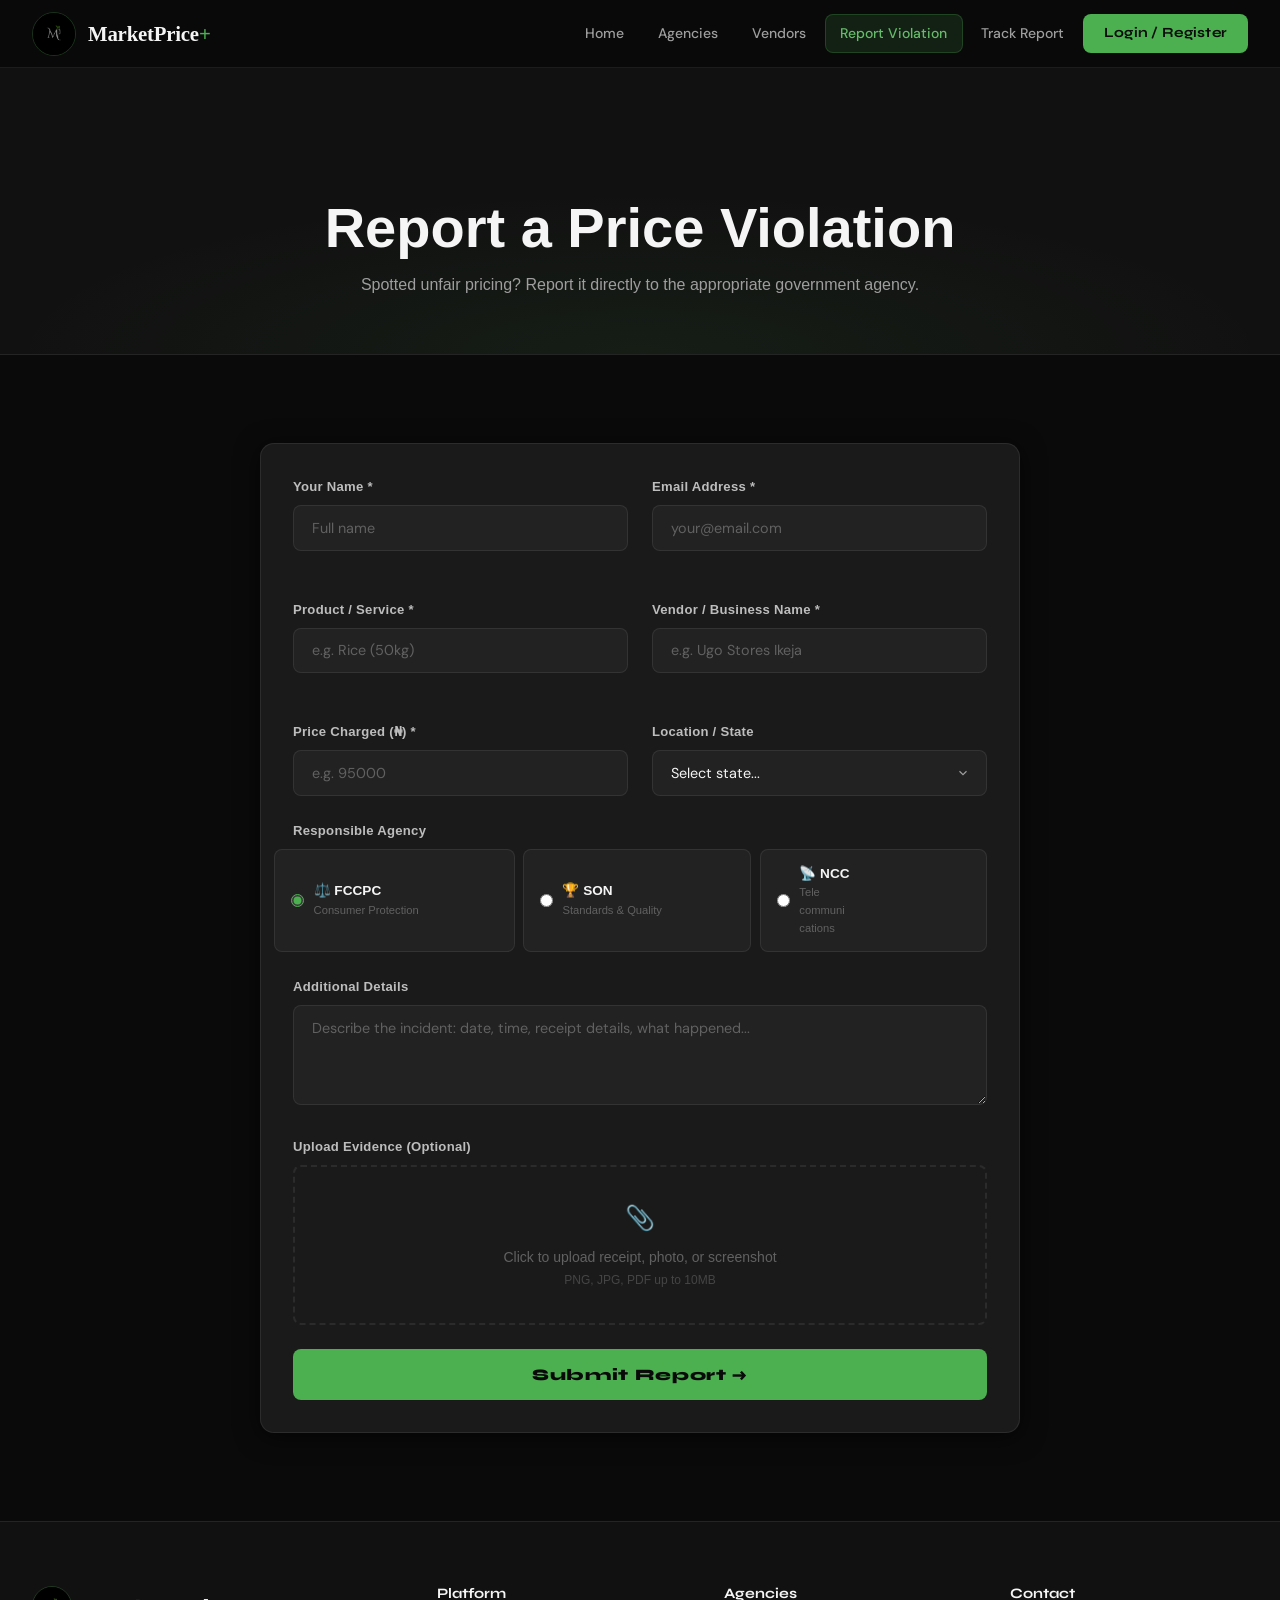
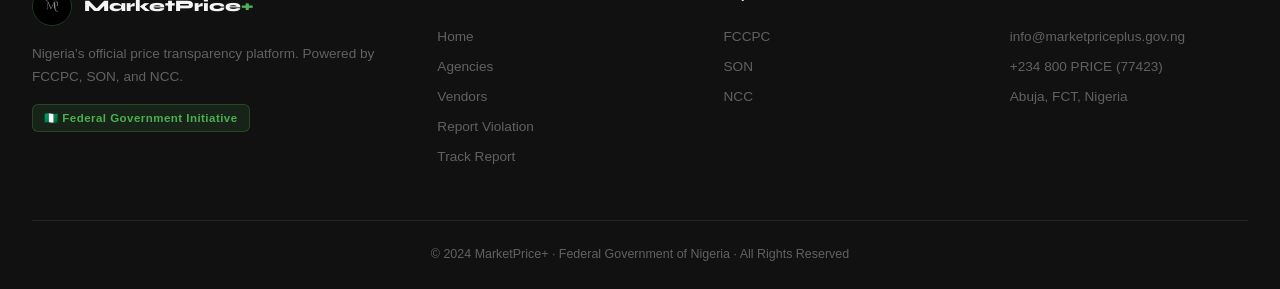
<file: report.html>
<!DOCTYPE html>
<html lang="en">
<head>
  <meta charset="UTF-8" />
  <meta name="viewport" content="width=device-width, initial-scale=1.0" />
  <title>Report a Price Violation | MarketPrice+</title>
  <link rel="preconnect" href="https://fonts.googleapis.com">
  <link rel="preconnect" href="https://fonts.gstatic.com" crossorigin>
  <link href="https://fonts.googleapis.com/css2?family=Syne:wght@400;600;700;800&family=DM+Sans:ital,wght@0,300;0,400;0,500;1,300&display=swap" rel="stylesheet">
  <link rel="stylesheet" href="styles.css" />
</head>
<body>
<nav class="navbar">
  <div class="navbar__inner">
    <a href="index.html" class="navbar__logo">
      <img src="[data-uri]" alt="MarketPrice+" class="navbar__logo-img" />
      <span class="navbar__logo-text">MarketPrice<span>+</span></span>
    </a>
    <div class="navbar__links">
      <a href="index.html" class="navbar__link ">Home</a>
      <a href="agencies.html" class="navbar__link ">Agencies</a>
      <a href="vendors.html" class="navbar__link ">Vendors</a>
      <a href="report.html" class="navbar__link navbar__link--active">Report Violation</a>
      <a href="track.html" class="navbar__link ">Track Report</a>
      <a href="login.html" class="navbar__cta">Login / Register</a>
    </div>
  </div>
</nav>
<div style="padding-top:68px">
<div class="page-header"><h1>Report a Price Violation</h1><p>Spotted unfair pricing? Report it directly to the appropriate government agency.</p></div>
<section class="section section--dark">
  <div class="container--md">

    <!-- SUCCESS STATE -->
    <div id="report-success" class="alert alert--success hidden">
      <div class="alert__icon">&#9989;</div>
      <h3 class="alert__title">Your Report Has Been Filed!</h3>
      <p style="margin-bottom:1.25rem">Your complaint has been received and forwarded to the responsible agency for immediate review.</p>
      <div class="report-id-box" id="generated-id">RPT-2024-XXXX</div>
      <p style="font-size:.875rem">&#128204; Save this ID to track your complaint status.</p>
      <button class="btn btn--primary" style="margin-top:1.5rem" onclick="resetReport()">File Another Report</button>
    </div>

    <!-- FORM -->
    <div id="report-form-section" class="card">
      <form id="report-form" onsubmit="submitReport(event)">
        <div class="form__grid-2">
          <div class="form__group"><label class="form__label" for="r-name">Your Name *</label><input class="form__input" id="r-name" name="name" type="text" placeholder="Full name" required /></div>
          <div class="form__group"><label class="form__label" for="r-email">Email Address *</label><input class="form__input" id="r-email" name="email" type="email" placeholder="your@email.com" required /></div>
          <div class="form__group"><label class="form__label" for="r-product">Product / Service *</label><input class="form__input" id="r-product" name="product" type="text" placeholder="e.g. Rice (50kg)" required /></div>
          <div class="form__group"><label class="form__label" for="r-vendor">Vendor / Business Name *</label><input class="form__input" id="r-vendor" name="vendor" type="text" placeholder="e.g. Ugo Stores Ikeja" required /></div>
          <div class="form__group"><label class="form__label" for="r-price">Price Charged (&#8358;) *</label><input class="form__input" id="r-price" name="price" type="number" placeholder="e.g. 95000" required /></div>
          <div class="form__group"><label class="form__label" for="r-location">Location / State</label>
            <select class="form__input form__select" id="r-location" name="location">
              <option value="">Select state...</option>
              <option>Lagos</option><option>Abuja</option><option>Kano</option>
              <option>Port Harcourt</option><option>Ibadan</option><option>Warri</option>
              <option>Enugu</option><option>Kaduna</option><option>Benin City</option><option>Calabar</option>
            </select>
          </div>
        </div>
        <div class="form__group">

          <label class="form__label">Responsible Agency</label>
          <div style="display:grid;grid-template-columns:repeat(3,1fr);gap:.85rem">
            <label style="display:flex;align-items:center;gap:.6rem;padding:.8rem 1rem;border:1.5px solid var(--border);border-radius:8px;cursor:pointer;background:var(--black-4)" class="fccpc">
              <input type="radio" name="agency" value="FCCPC" checked style="accent-color:var(--green)" />
              <div><div style="font-weight:700;font-size:.85rem">&#9878;&#65039; FCCPC</div><div style="font-size:.7rem;color:var(--silver-dim)">Consumer Protection</div></div>
            </label>

            <label style="display:flex;align-items:center;gap:.6rem;padding:.8rem 1rem;border:1.5px solid var(--border);border-radius:8px;cursor:pointer;background:var(--black-4)" class="son">
              <input type="radio" name="agency" value="SON" style="accent-color:var(--green)" />
              <div><div style="font-weight:700;font-size:.85rem">&#127942; SON</div><div style="font-size:.7rem;color:var(--silver-dim)">Standards &amp; Quality</div></div>
            </label>

            <label style="display:flex;align-items:center;gap:.6rem;padding:.8rem 1rem;border:1.5px solid var(--border);border-radius:8px;cursor:pointer;background:var(--black-4)" class="ncc1">
              <input type="radio" name="agency" value="NCC" style="accent-color:var(--green)" />
              <div><div style="font-weight:700;font-size:.85rem">&#128225; NCC</div><div style="font-size:.7rem;color:var(--silver-dim)">Tele<br>communi<br>cations</div></div>
            </label>
          </div>
          
        </div>
        <div class="form__group"><label class="form__label" for="r-details">Additional Details</label><textarea class="form__input form__textarea" id="r-details" name="details" placeholder="Describe the incident: date, time, receipt details, what happened..."></textarea></div>
        <div class="form__group">
          <label class="form__label">Upload Evidence (Optional)</label>
          <div class="upload-zone"><div class="upload-zone__icon">&#128206;</div>Click to upload receipt, photo, or screenshot<br><span style="font-size:.75rem;opacity:.6">PNG, JPG, PDF up to 10MB</span></div>
        </div>
        <button type="submit" class="btn btn--full">Submit Report &rarr;</button>
      </form>
    </div>

  </div>
</section>
<footer class="footer">
  <div class="footer__inner">
    <div class="footer__col"><div class="footer__logo"><img src="[data-uri]" alt="Logo"/><span class="footer__logo-text">MarketPrice<span>+</span></span></div><p class="footer__desc">Nigeria's official price transparency platform. Powered by FCCPC, SON, and NCC.</p><span class="badge badge--gov">&#127475;&#127468; Federal Government Initiative</span></div>
    <div class="footer__col"><h4>Platform</h4><a href="index.html" class="footer__link">Home</a><a href="agencies.html" class="footer__link">Agencies</a><a href="vendors.html" class="footer__link">Vendors</a><a href="report.html" class="footer__link">Report Violation</a><a href="track.html" class="footer__link">Track Report</a></div>
    <div class="footer__col"><h4>Agencies</h4><a class="footer__link">FCCPC</a><a class="footer__link">SON</a><a class="footer__link">NCC</a></div>
    <div class="footer__col"><h4>Contact</h4><a class="footer__link">info@marketpriceplus.gov.ng</a><a class="footer__link">+234 800 PRICE (77423)</a><a class="footer__link">Abuja, FCT, Nigeria</a></div>
  </div>
  <div class="footer__bottom"><p>&copy; 2024 MarketPrice+ &middot; Federal Government of Nigeria &middot; All Rights Reserved</p></div>
</footer>
</div>
  <script src="main.js"></script>
</body>
</html>
</file>
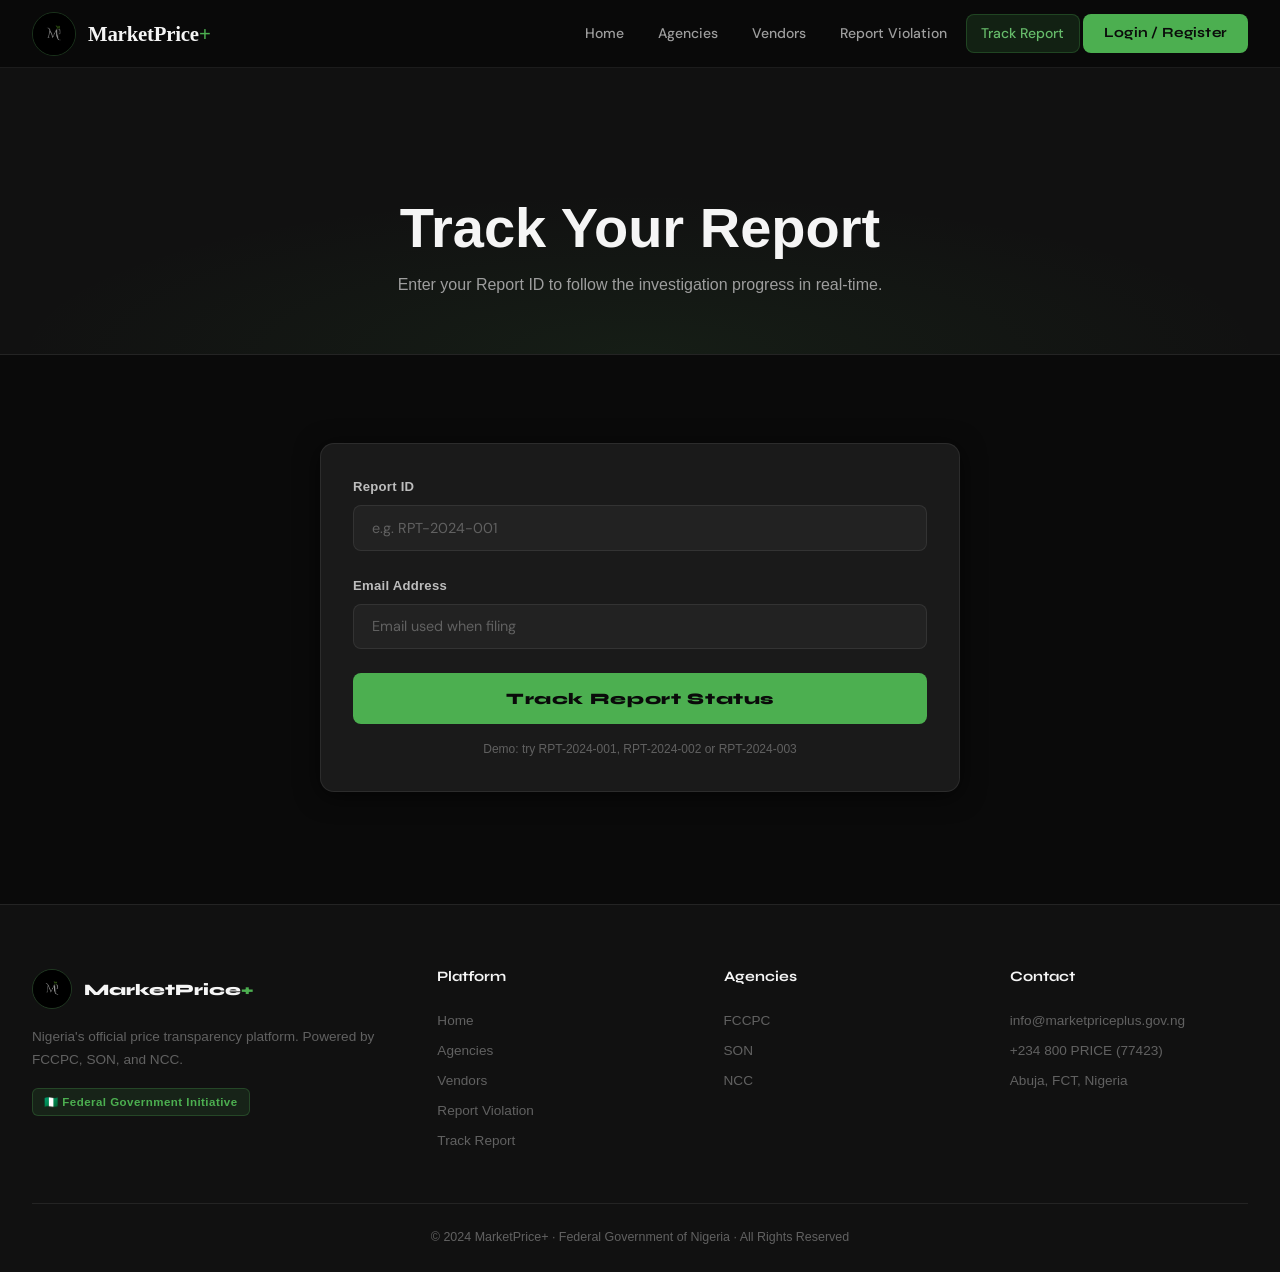
<file: track.html>
<!DOCTYPE html>
<html lang="en">
<head>
  <meta charset="UTF-8" />
  <meta name="viewport" content="width=device-width, initial-scale=1.0" />
  <title>Track Your Report | MarketPrice+</title>
  <link rel="preconnect" href="https://fonts.googleapis.com">
  <link rel="preconnect" href="https://fonts.gstatic.com" crossorigin>
  <link href="https://fonts.googleapis.com/css2?family=Syne:wght@400;600;700;800&family=DM+Sans:ital,wght@0,300;0,400;0,500;1,300&display=swap" rel="stylesheet">
  <link rel="stylesheet" href="styles.css" />
</head>
<body>
<nav class="navbar">
  <div class="navbar__inner">
    <a href="index.html" class="navbar__logo">
      <img src="[data-uri]" alt="MarketPrice+" class="navbar__logo-img" />
      <span class="navbar__logo-text">MarketPrice<span>+</span></span>
    </a>
    <div class="navbar__links">
      <a href="index.html" class="navbar__link ">Home</a>
      <a href="agencies.html" class="navbar__link ">Agencies</a>
      <a href="vendors.html" class="navbar__link ">Vendors</a>
      <a href="report.html" class="navbar__link ">Report Violation</a>
      <a href="track.html" class="navbar__link navbar__link--active">Track Report</a>
      <a href="login.html" class="navbar__cta">Login / Register</a>
    </div>
  </div>
</nav>
<div style="padding-top:68px">
<div class="page-header"><h1>Track Your Report</h1><p>Enter your Report ID to follow the investigation progress in real-time.</p></div>
<section class="section section--dark">
  <div class="container--sm">

    <div class="card" style="margin-bottom:1.5rem">
      <form onsubmit="trackReport(event)">
        <div class="form__group"><label class="form__label" for="track-id">Report ID</label><input class="form__input" id="track-id" type="text" placeholder="e.g. RPT-2024-001" /></div>
        <div class="form__group"><label class="form__label" for="track-email">Email Address</label><input class="form__input" id="track-email" type="email" placeholder="Email used when filing" /></div>
        <button type="submit" class="btn btn--full">Track Report Status</button>
        <p style="font-size:.75rem;color:var(--silver-dim);text-align:center;margin-top:1rem">Demo: try RPT-2024-001, RPT-2024-002 or RPT-2024-003</p>
      </form>
    </div>

    <div id="track-not-found" class="hidden">
      <div class="alert alert--warn"><strong>&#128269; Report not found.</strong> Please double-check your Report ID and try again.</div>
    </div>

    <div id="track-result" class="hidden">
      <div class="card">
        <div style="display:flex;justify-content:space-between;align-items:flex-start;margin-bottom:1.5rem;flex-wrap:wrap;gap:.75rem">
          <div><div id="tr-id" style="font-family:Syne,sans-serif;font-weight:800;font-size:1.2rem"></div><div id="tr-date" style="font-size:.78rem;color:var(--silver-dim)"></div></div>
          <span id="tr-pill" class="status-pill"></span>
        </div>
        <div id="tr-details" style="display:grid;grid-template-columns:1fr 1fr;gap:.65rem;margin-bottom:2rem;background:var(--black-4);border-radius:10px;padding:1rem;font-size:.84rem"></div>
        <h4 style="font-family:Syne,sans-serif;font-weight:700;margin-bottom:1rem">Investigation Progress</h4>
        <div class="track-timeline" id="tr-timeline"></div>
      </div>
    </div>

  </div>
</section>
<footer class="footer">
  <div class="footer__inner">
    <div class="footer__col"><div class="footer__logo"><img src="[data-uri]" alt="Logo"/><span class="footer__logo-text">MarketPrice<span>+</span></span></div><p class="footer__desc">Nigeria's official price transparency platform. Powered by FCCPC, SON, and NCC.</p><span class="badge badge--gov">&#127475;&#127468; Federal Government Initiative</span></div>
    <div class="footer__col"><h4>Platform</h4><a href="index.html" class="footer__link">Home</a><a href="agencies.html" class="footer__link">Agencies</a><a href="vendors.html" class="footer__link">Vendors</a><a href="report.html" class="footer__link">Report Violation</a><a href="track.html" class="footer__link">Track Report</a></div>
    <div class="footer__col"><h4>Agencies</h4><a class="footer__link">FCCPC</a><a class="footer__link">SON</a><a class="footer__link">NCC</a></div>
    <div class="footer__col"><h4>Contact</h4><a class="footer__link">info@marketpriceplus.gov.ng</a><a class="footer__link">+234 800 PRICE (77423)</a><a class="footer__link">Abuja, FCT, Nigeria</a></div>
  </div>
  <div class="footer__bottom"><p>&copy; 2024 MarketPrice+ &middot; Federal Government of Nigeria &middot; All Rights Reserved</p></div>
</footer>
</div>
  <script src="main.js"></script>
</body>
</html>
</file>
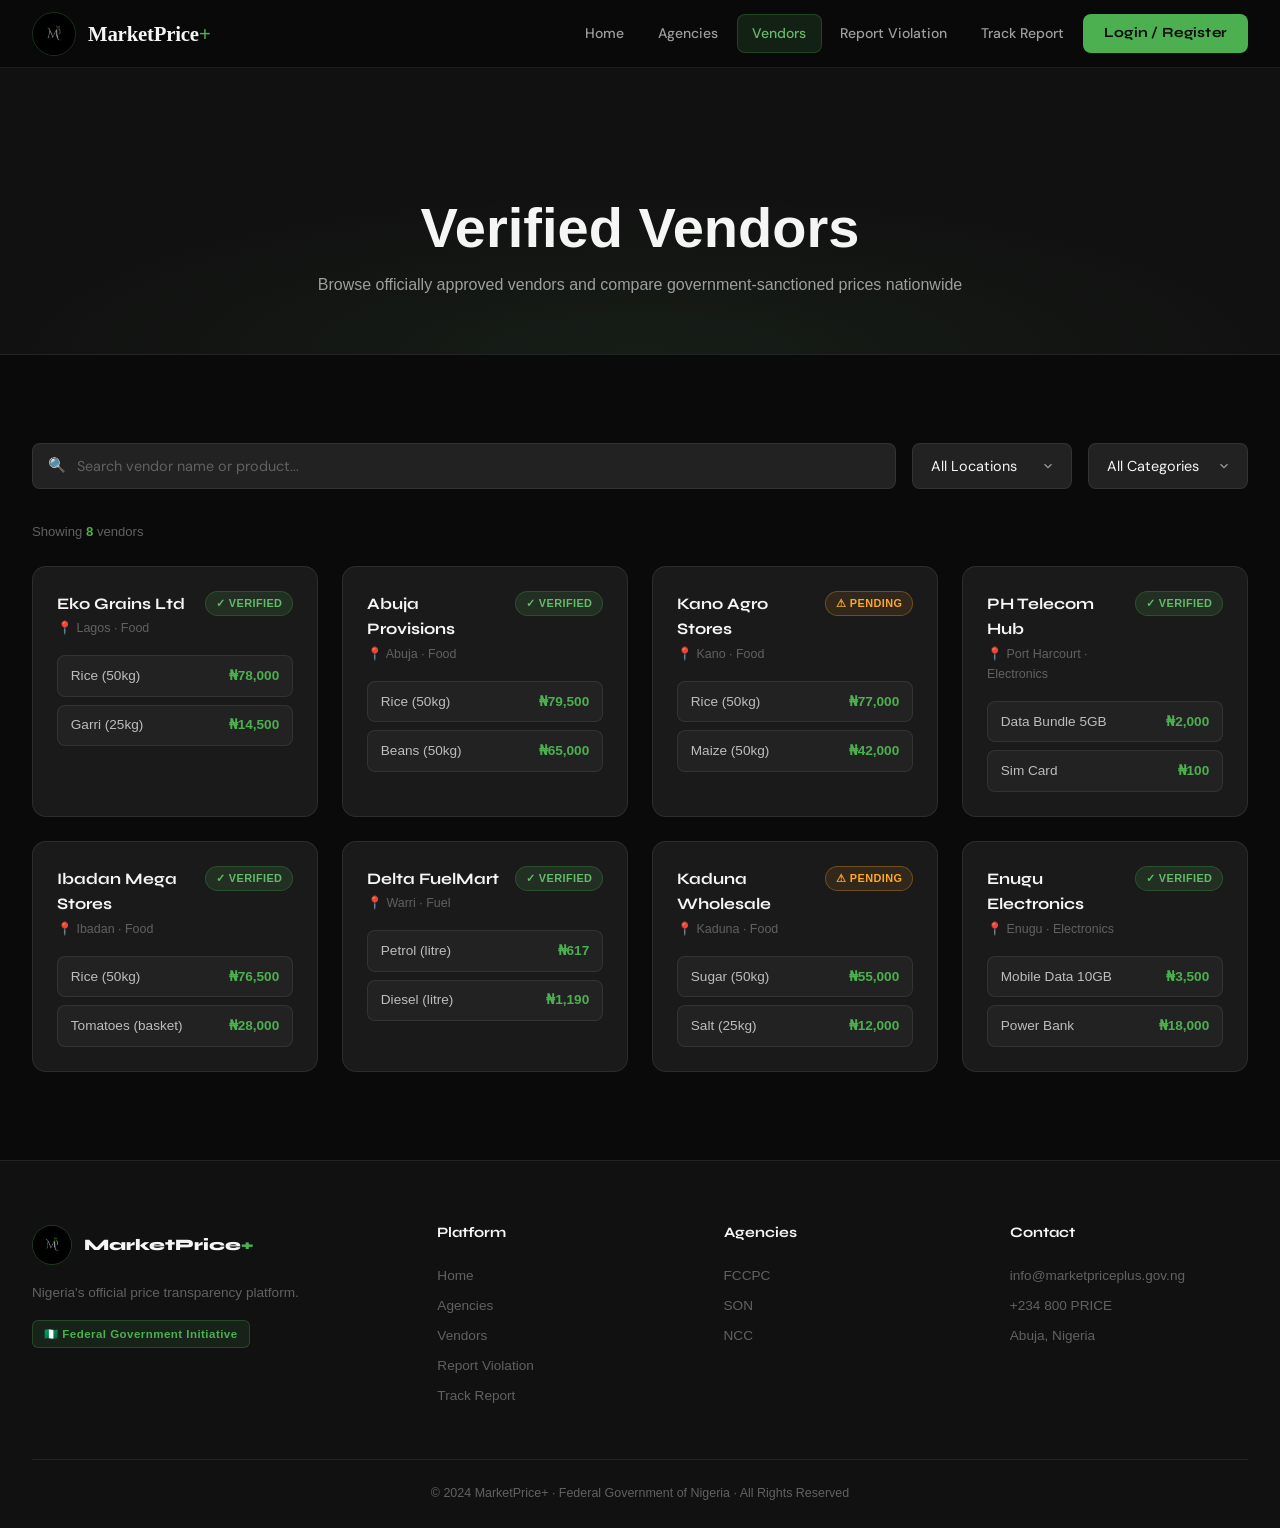
<file: vendors.html>
<!DOCTYPE html>
<html lang="en">
<head>
  <meta charset="UTF-8" />
  <meta name="viewport" content="width=device-width, initial-scale=1.0" />
  <title>Verified Vendors | MarketPrice+</title>
  <link rel="preconnect" href="https://fonts.googleapis.com">
  <link rel="preconnect" href="https://fonts.gstatic.com" crossorigin>
  <link href="https://fonts.googleapis.com/css2?family=Syne:wght@400;600;700;800&family=DM+Sans:ital,wght@0,300;0,400;0,500;1,300&display=swap" rel="stylesheet">
  <link rel="stylesheet" href="styles.css" />
</head>
<body>
<nav class="navbar">
  <div class="navbar__inner">
    <a href="index.html" class="navbar__logo">
      <img src="[data-uri]" alt="MarketPrice+" class="navbar__logo-img" />
      <span class="navbar__logo-text">MarketPrice<span>+</span></span>
    </a>
    <div class="navbar__links">
      <a href="index.html"    class="navbar__link">Home</a>
      <a href="agencies.html" class="navbar__link">Agencies</a>
      <a href="vendors.html"  class="navbar__link navbar__link--active">Vendors</a>
      <a href="report.html"   class="navbar__link">Report Violation</a>
      <a href="track.html"    class="navbar__link">Track Report</a>
      <a href="login.html"    class="navbar__cta">Login / Register</a>
    </div>
  </div>
</nav>
<div style="padding-top:68px">
<div class="page-header"><h1>Verified Vendors</h1><p>Browse officially approved vendors and compare government-sanctioned prices nationwide</p></div>
<section class="section section--dark">
  <div class="container">
    <div class="search-bar">
      <div class="search-wrap"><input class="search-input" id="vendor-search" placeholder="Search vendor name or product..." oninput="filterVendors()" /></div>
      <select class="form__input form__select" id="vendor-loc-filter" style="width:160px" onchange="filterVendors()">
        <option value="">All Locations</option>
        <option>Lagos</option><option>Abuja</option><option>Kano</option>
        <option>Port Harcourt</option><option>Ibadan</option><option>Warri</option>
        <option>Kaduna</option><option>Enugu</option>
      </select>
      <select class="form__input form__select" id="vendor-cat-filter" style="width:160px" onchange="filterVendors()">
        <option value="">All Categories</option>
        <option>Food</option><option>Electronics</option><option>Fuel</option>
      </select>
    </div>
    <p class="filter-count" id="vendor-count">Showing <strong>8</strong> vendors</p>
    <div class="grid-3" id="vendor-grid">
      <article class="vendor-card" data-location="Lagos" data-category="Food" data-name="Eko Grains Ltd" data-products="rice garri">
        <div class="vendor-card__header"><div><div class="vendor-card__name">Eko Grains Ltd</div><div class="vendor-card__loc">&#128205; Lagos &middot; Food</div></div><span class="badge badge--verified">&#10003; VERIFIED</span></div>
        <div class="vendor-card__products"><div class="vendor-card__product"><span>Rice (50kg)</span><span class="vendor-card__price">&#8358;78,000</span></div><div class="vendor-card__product"><span>Garri (25kg)</span><span class="vendor-card__price">&#8358;14,500</span></div></div>
      </article>
      <article class="vendor-card" data-location="Abuja" data-category="Food" data-name="Abuja Provisions" data-products="rice beans">
        <div class="vendor-card__header"><div><div class="vendor-card__name">Abuja Provisions</div><div class="vendor-card__loc">&#128205; Abuja &middot; Food</div></div><span class="badge badge--verified">&#10003; VERIFIED</span></div>
        <div class="vendor-card__products"><div class="vendor-card__product"><span>Rice (50kg)</span><span class="vendor-card__price">&#8358;79,500</span></div><div class="vendor-card__product"><span>Beans (50kg)</span><span class="vendor-card__price">&#8358;65,000</span></div></div>
      </article>
      <article class="vendor-card" data-location="Kano" data-category="Food" data-name="Kano Agro Stores" data-products="rice maize">
        <div class="vendor-card__header"><div><div class="vendor-card__name">Kano Agro Stores</div><div class="vendor-card__loc">&#128205; Kano &middot; Food</div></div><span class="badge badge--pending">&#9888; PENDING</span></div>
        <div class="vendor-card__products"><div class="vendor-card__product"><span>Rice (50kg)</span><span class="vendor-card__price">&#8358;77,000</span></div><div class="vendor-card__product"><span>Maize (50kg)</span><span class="vendor-card__price">&#8358;42,000</span></div></div>
      </article>
      <article class="vendor-card" data-location="Port Harcourt" data-category="Electronics" data-name="PH Telecom Hub" data-products="data sim">
        <div class="vendor-card__header"><div><div class="vendor-card__name">PH Telecom Hub</div><div class="vendor-card__loc">&#128205; Port Harcourt &middot; Electronics</div></div><span class="badge badge--verified">&#10003; VERIFIED</span></div>
        <div class="vendor-card__products"><div class="vendor-card__product"><span>Data Bundle 5GB</span><span class="vendor-card__price">&#8358;2,000</span></div><div class="vendor-card__product"><span>Sim Card</span><span class="vendor-card__price">&#8358;100</span></div></div>
      </article>
      <article class="vendor-card" data-location="Ibadan" data-category="Food" data-name="Ibadan Mega Stores" data-products="rice tomatoes">
        <div class="vendor-card__header"><div><div class="vendor-card__name">Ibadan Mega Stores</div><div class="vendor-card__loc">&#128205; Ibadan &middot; Food</div></div><span class="badge badge--verified">&#10003; VERIFIED</span></div>
        <div class="vendor-card__products"><div class="vendor-card__product"><span>Rice (50kg)</span><span class="vendor-card__price">&#8358;76,500</span></div><div class="vendor-card__product"><span>Tomatoes (basket)</span><span class="vendor-card__price">&#8358;28,000</span></div></div>
      </article>
      <article class="vendor-card" data-location="Warri" data-category="Fuel" data-name="Delta FuelMart" data-products="petrol diesel">
        <div class="vendor-card__header"><div><div class="vendor-card__name">Delta FuelMart</div><div class="vendor-card__loc">&#128205; Warri &middot; Fuel</div></div><span class="badge badge--verified">&#10003; VERIFIED</span></div>
        <div class="vendor-card__products"><div class="vendor-card__product"><span>Petrol (litre)</span><span class="vendor-card__price">&#8358;617</span></div><div class="vendor-card__product"><span>Diesel (litre)</span><span class="vendor-card__price">&#8358;1,190</span></div></div>
      </article>
      <article class="vendor-card" data-location="Kaduna" data-category="Food" data-name="Kaduna Wholesale" data-products="sugar salt">
        <div class="vendor-card__header"><div><div class="vendor-card__name">Kaduna Wholesale</div><div class="vendor-card__loc">&#128205; Kaduna &middot; Food</div></div><span class="badge badge--pending">&#9888; PENDING</span></div>
        <div class="vendor-card__products"><div class="vendor-card__product"><span>Sugar (50kg)</span><span class="vendor-card__price">&#8358;55,000</span></div><div class="vendor-card__product"><span>Salt (25kg)</span><span class="vendor-card__price">&#8358;12,000</span></div></div>
      </article>
      <article class="vendor-card" data-location="Enugu" data-category="Electronics" data-name="Enugu Electronics" data-products="data power bank">
        <div class="vendor-card__header"><div><div class="vendor-card__name">Enugu Electronics</div><div class="vendor-card__loc">&#128205; Enugu &middot; Electronics</div></div><span class="badge badge--verified">&#10003; VERIFIED</span></div>
        <div class="vendor-card__products"><div class="vendor-card__product"><span>Mobile Data 10GB</span><span class="vendor-card__price">&#8358;3,500</span></div><div class="vendor-card__product"><span>Power Bank</span><span class="vendor-card__price">&#8358;18,000</span></div></div>
      </article>
    </div>
    <div id="vendor-empty" style="display:none;text-align:center;padding:5rem;color:var(--silver-dim)"><div style="font-size:3rem;margin-bottom:1rem">&#128269;</div><p>No vendors match your search criteria.</p></div>
  </div>
</section>
<footer class="footer">
  <div class="footer__inner">
    <div class="footer__col"><div class="footer__logo"><img src="[data-uri]" alt="Logo"/><span class="footer__logo-text">MarketPrice<span>+</span></span></div><p class="footer__desc">Nigeria's official price transparency platform.</p><span class="badge badge--gov">&#127475;&#127468; Federal Government Initiative</span></div>
    <div class="footer__col"><h4>Platform</h4><a href="index.html" class="footer__link">Home</a><a href="agencies.html" class="footer__link">Agencies</a><a href="vendors.html" class="footer__link">Vendors</a><a href="report.html" class="footer__link">Report Violation</a><a href="track.html" class="footer__link">Track Report</a></div>
    <div class="footer__col"><h4>Agencies</h4><a class="footer__link">FCCPC</a><a class="footer__link">SON</a><a class="footer__link">NCC</a></div>
    <div class="footer__col"><h4>Contact</h4><a class="footer__link">info@marketpriceplus.gov.ng</a><a class="footer__link">+234 800 PRICE</a><a class="footer__link">Abuja, Nigeria</a></div>
  </div>
  <div class="footer__bottom"><p>&copy; 2024 MarketPrice+ &middot; Federal Government of Nigeria &middot; All Rights Reserved</p></div>
</footer>
</div>
  <script src="main.js"></script>
</body>
</html>
</file>
<file: styles.css>
/* =====================================================
   MarketPrice+  |  styles.css
   HTML5 & CSS3  |  Dark Theme
   ===================================================== */

/* ── CSS RESET & VARIABLES ── */
*, *::before, *::after {
  box-sizing: border-box;
  margin: 0;
  padding: 0;
}

:root {
  --black:         #0A0A0A;
  --black-2:       #111111;
  --black-3:       #1A1A1A;
  --black-4:       #222222;
  --green:         #4CAF50;
  --green-bright:  #66BB6A;
  --green-dark:    #388E3C;
  --green-dim:     rgba(76,175,80,0.12);
  --green-glow:    rgba(76,175,80,0.15);
  --green-border:  rgba(76,175,80,0.25);
  --silver:        #9E9E9E;
  --silver-light:  #BDBDBD;
  --silver-dim:    #616161;
  --white:         #F5F5F5;
  --red:           #EF5350;
  --amber:         #FFA726;
  --blue:          #42A5F5;
  --purple:        #AB47BC;
  --border:        rgba(255,255,255,0.08);
  --shadow:        0 4px 24px rgba(0,0,0,0.6);
  --shadow-green:  0 8px 32px rgba(76,175,80,0.25);
  --shadow-xl:     0 16px 64px rgba(0,0,0,0.8);
  --radius:        14px;
  --radius-sm:     8px;
  --radius-lg:     20px;
}

html {
  scroll-behavior: smooth;
  font-size: 16px;
}

body {
  font-family: 'raleway', sans-serif;
  background-color: var(--black);
  color: var(--white);
  line-height: 1.6;
  min-height: 100vh;
}

h1, h2, h3, h4, h5, h6 {
  font-family: 'raleway', sans-serif;
  line-height: 1.15;
  color: var(--white);
}

a {
  text-decoration: none;
  color: inherit;
  transition: color 0.2s ease;
}

img {
  max-width: 100%;
  display: block;
}

ul { list-style: none; }

::-webkit-scrollbar { width: 5px; }
::-webkit-scrollbar-track { background: var(--black-2); }
::-webkit-scrollbar-thumb { background: var(--green-dark); border-radius: 3px; }

/* ── NAVBAR ── */
.navbar {
  position: fixed;
  top: 0; left: 0; right: 0;
  z-index: 1000;
  background: rgba(10,10,10,0.95);
  backdrop-filter: blur(16px);
  -webkit-backdrop-filter: blur(16px);
  border-bottom: 1px solid var(--border);
  height: 68px;
  display: flex;
  align-items: center;
  padding: 0 2rem;
}

.navbar__inner {
  max-width: 1280px;
  width: 100%;
  margin: 0 auto;
  display: flex;
  align-items: center;
  justify-content: space-between;
  gap: 1rem;
}

.navbar__logo {
  display: flex;
  align-items: center;
  gap: 0.75rem;
  cursor: pointer;
  text-decoration: none;
}

.navbar__logo-img {
  height: 44px;
  width: 44px;
  border-radius: 50%;
  border: 1.5px solid var(--green-border);
  object-fit: cover;
}

.navbar__logo-text {
  font-family: 'Times New Roman', Times, serif;
  font-weight: 800;
  font-size: 1.3rem;
  color: var(--white);
  letter-spacing: -0.01em;
}

.navbar__logo-text span { color: var(--green); }

.navbar__links {
  display: flex;
  align-items: center;
  gap: 0.2rem;
  flex-wrap: wrap;
}

.navbar__link {
  padding: 0.45rem 0.9rem;
  border-radius: var(--radius-sm);
  font-size: 0.875rem;
  font-weight: 500;
  color: var(--silver);
  cursor: pointer;
  transition: all 0.2s ease;
  border: 1px solid transparent;
  background: none;
  font-family: 'DM Sans', sans-serif;
  text-decoration: none;
  display: inline-block;
}

.navbar__link:hover,
.navbar__link--active {
  background: var(--green-glow);
  color: var(--green-bright);
  border-color: var(--green-border);
}

.navbar__cta {
  padding: 0.5rem 1.3rem;
  border-radius: var(--radius-sm);
  font-size: 0.875rem;
  font-weight: 700;
  background: var(--green);
  color: var(--black);
  cursor: pointer;
  border: none;
  transition: all 0.2s ease;
  font-family: 'Syne', sans-serif;
  letter-spacing: 0.02em;
  text-decoration: none;
  display: inline-block;
}

.navbar__cta:hover {
  background: var(--green-bright);
  box-shadow: var(--shadow-green);
  transform: translateY(-1px);
}

/* ── BUTTONS ── */
.btn {
  display: inline-flex;
  align-items: center;
  justify-content: center;
  gap: 0.5rem;
  cursor: pointer;
  border: none;
  font-family: 'DM Sans', sans-serif;
  transition: all 0.25s ease;
  text-decoration: none;
  border-radius: var(--radius-sm);
}

.btn--primary {
  padding: 0.85rem 2.2rem;
  font-weight: 700;
  font-size: 0.95rem;
  background: var(--green);
  color: var(--black);
  font-family: 'Syne', sans-serif;
}
.btn--primary:hover {
  background: var(--green-bright);
  transform: translateY(-2px);
  box-shadow: var(--shadow-green);
}

.btn--outline {
  padding: 0.85rem 2.2rem;
  font-weight: 600;
  font-size: 0.95rem;
  background: transparent;
  color: var(--silver-light);
  border: 1.5px solid rgba(255,255,255,0.2);
}
.btn--outline:hover {
  border-color: var(--green);
  color: var(--green-bright);
  background: var(--green-glow);
}

.btn--sm {
  padding: 0.4rem 1rem;
  font-size: 0.8rem;
  font-weight: 700;
}

.btn--green-sm { background: rgba(76,175,80,0.15); color: var(--green-bright); }
.btn--green-sm:hover { background: var(--green-dark); }
.btn--red-sm   { background: rgba(239,83,80,0.15);  color: var(--red); }
.btn--red-sm:hover { background: rgba(239,83,80,0.25); }

.btn--full {
  width: 100%;
  padding: 1rem;
  font-size: 1rem;
  font-weight: 800;
  background: var(--green);
  color: var(--black);
  font-family: 'Syne', sans-serif;
  letter-spacing: 0.04em;
}
.btn--full:hover {
  background: var(--green-bright);
  transform: translateY(-1px);
  box-shadow: var(--shadow-green);
}

/* REPORT INTERFACE FOR AGENCIES TO FIT TO MOBILE VIEW*/
.fccpc{
  margin-left: -19px;
}

.ncc1{
margin-left: -5px;
}

.son{
  margin-left: -6px;
}

/* ── SECTION & LAYOUT ── */
.section {
  padding: 5.5rem 2rem;
}
.section--dark  { background-color: var(--black); }
.section--mid   { background-color: var(--black-2); }
.section--card  { background-color: var(--black-3); }

.container {
  max-width: 1280px;
  margin: 0 auto;
}
.container--sm  { max-width: 640px; margin: 0 auto; }
.container--md  { max-width: 760px; margin: 0 auto; }

.section__label {
  font-size: 0.72rem;
  font-weight: 700;
  text-transform: uppercase;
  letter-spacing: 0.14em;
  color: var(--green);
  margin-bottom: 0.75rem;
  display: block;
}

.section__title {
  font-size: clamp(1.8rem, 4vw, 2.8rem);
  font-weight: 800;
  color: var(--white);
  margin-bottom: 1rem;
}

.section__sub {
  color: var(--silver);
  font-size: 1rem;
  max-width: 540px;
}

/* ── GRIDS ── */
.grid-2 { display: grid; grid-template-columns: repeat(auto-fit, minmax(320px, 1fr)); gap: 1.5rem; }
.grid-3 { display: grid; grid-template-columns: repeat(auto-fit, minmax(280px, 1fr)); gap: 1.5rem; }
.grid-4 { display: grid; grid-template-columns: repeat(auto-fit, minmax(200px, 1fr)); gap: 1rem; }
.grid-2col { display: grid; grid-template-columns: 1fr 1fr; gap: 4rem; align-items: center; }

.mt-2  { margin-top: 2rem; }
.mt-3  { margin-top: 3rem; }
.mt-header { margin-top: 2.5rem; }

/* ── CARD ── */
.card {
  background: var(--black-3);
  border-radius: var(--radius);
  padding: 2rem;
  border: 1px solid var(--border);
  transition: all 0.3s ease;
  box-shadow: var(--shadow);
}
.card:hover {
  border-color: var(--green-border);
  transform: translateY(-4px);
  box-shadow: var(--shadow-green);
}
.card--sm  { padding: 1.25rem; }
.card--flat { transform: none !important; }

/* ── AGENCY CARD ── */
.agency-card { border-top: 3px solid; }
.agency-card__icon  img{ width: 250px; margin-bottom: 1rem; }
.agency-card__short {
  font-family: 'Syne', sans-serif;
  font-size: 1.6rem; font-weight: 800; margin-bottom: 0.25rem;
}
.agency-card__name  { font-size: 0.82rem; color: var(--silver); margin-bottom: 1rem; line-height: 1.5; }
.agency-card__role  { font-size: 0.875rem; color: var(--silver); line-height: 1.7; margin-bottom: 1.5rem; }
.agency-card__link  {
  font-size: 0.85rem; font-weight: 700; color: var(--green);
  cursor: pointer; background: none; border: none;
  font-family: 'DM Sans', sans-serif; text-decoration: none;
}
.agency-card__link:hover { color: var(--green-bright); }

/* ── VENDOR CARD ── */
.vendor-card {
  background: var(--black-3);
  border-radius: var(--radius);
  padding: 1.5rem;
  border: 1px solid var(--border);
  transition: all 0.3s ease;
}
.vendor-card:hover {
  border-color: var(--green-border);
  transform: translateY(-3px);
  box-shadow: var(--shadow-green);
}
.vendor-card__header {
  display: flex;
  align-items: flex-start;
  justify-content: space-between;
  margin-bottom: 1rem;
  gap: 0.5rem;
}
.vendor-card__name  { font-family: 'Syne', sans-serif; font-weight: 700; font-size: 1rem; color: var(--white); }
.vendor-card__loc   { font-size: 0.78rem; color: var(--silver-dim); margin-top: 0.2rem; }
.vendor-card__products { display: flex; flex-direction: column; gap: 0.5rem; margin-top: 0.5rem; }
.vendor-card__product {
  display: flex; justify-content: space-between; align-items: center;
  padding: 0.55rem 0.8rem;
  background: var(--black-4);
  border-radius: var(--radius-sm);
  font-size: 0.85rem; color: var(--silver-light);
  border: 1px solid var(--border);
}
.vendor-card__price { font-weight: 700; color: var(--green); }

/* ── BADGES ── */
.badge {
  display: inline-flex; align-items: center; gap: 0.3rem;
  font-size: 0.68rem; font-weight: 800;
  padding: 0.2rem 0.6rem; border-radius: 100px;
  white-space: nowrap; letter-spacing: 0.04em;
}
.badge--verified {
  background: rgba(76,175,80,0.15);
  border: 1px solid var(--green-border);
  color: var(--green-bright);
}
.badge--pending {
  background: rgba(255,167,38,0.1);
  border: 1px solid rgba(255,167,38,0.3);
  color: var(--amber);
}
.badge--gov {
  background: var(--green-dim);
  border: 1px solid var(--green-border);
  color: var(--green);
  font-size: 0.72rem; font-weight: 700;
  padding: 0.25rem 0.7rem; border-radius: 6px;
}

/* ── STATUS PILL ── */
.status-pill {
  display: inline-flex; padding: 0.25rem 0.8rem;
  border-radius: 100px; font-size: 0.72rem;
  font-weight: 800; letter-spacing: 0.04em;
}

/* ── PAGE HEADER ── */
.page-header {
  background: var(--black-2);
  border-bottom: 1px solid var(--border);
  padding: 8rem 2rem 3.5rem;
  text-align: center;
  position: relative;
  overflow: hidden;
}
.page-header::before {
  content: '';
  position: absolute; inset: 0;
  background: radial-gradient(ellipse 70% 80% at 50% 100%, rgba(76,175,80,0.08) 0%, transparent 70%);
}
.page-header h1 {
  font-size: clamp(2rem, 5vw, 3.5rem);
  color: var(--white); margin-bottom: 0.75rem; position: relative;
}
.page-header p { color: var(--silver); font-size: 1rem; position: relative; }

/* ── FORMS ── */
.form__group { margin-bottom: 1.5rem; }

.form__label {
  display: block; font-size: 0.82rem; font-weight: 700;
  color: var(--silver-light); margin-bottom: 0.5rem; letter-spacing: 0.02em;
}

.form__input {
  width: 100%; padding: 0.8rem 1.1rem;
  border-radius: var(--radius-sm);
  border: 1.5px solid var(--border);
  background: var(--black-4);
  color: var(--white);
  font-size: 0.9rem; font-family: 'DM Sans', sans-serif;
  outline: none;
  transition: border-color 0.2s ease, box-shadow 0.2s ease;
}
.form__input:focus {
  border-color: var(--green);
  box-shadow: 0 0 0 3px rgba(76,175,80,0.12);
}
.form__input::placeholder { color: var(--silver-dim); }

.form__select {
  appearance: none;
  background-image: url("data:image/svg+xml,%3Csvg xmlns='http://www.w3.org/2000/svg' width='14' height='14' viewBox='0 0 24 24' fill='none' stroke='%239E9E9E' stroke-width='2'%3E%3Cpath d='M6 9l6 6 6-6'/%3E%3C/svg%3E");
  background-repeat: no-repeat;
  background-position: right 1rem center;
  background-color: var(--black-4);
}
.form__select option { background: var(--black-3); }

.form__textarea { resize: vertical; min-height: 100px; }

.form__grid-2 { display: grid; grid-template-columns: 1fr 1fr; gap: 1.5rem; }

.upload-zone {
  border: 2px dashed var(--border);
  border-radius: var(--radius-sm);
  padding: 2rem; text-align: center;
  cursor: pointer; color: var(--silver-dim); font-size: 0.875rem;
  transition: all 0.2s ease;
}
.upload-zone:hover { border-color: var(--green); color: var(--green); }
.upload-zone__icon { font-size: 1.5rem; margin-bottom: 0.5rem; }

/* ── ALERTS ── */
.alert {
  border-radius: var(--radius);
  padding: 1.5rem;
}
.alert--success {
  background: rgba(76,175,80,0.1);
  border: 1px solid var(--green-border);
  color: var(--green-bright);
}
.alert--info {
  background: rgba(66,165,245,0.1);
  border: 1px solid rgba(66,165,245,0.25);
  color: var(--blue);
}
.alert--warn {
  background: rgba(255,167,38,0.1);
  border: 1px solid rgba(255,167,38,0.25);
  color: var(--amber);
}
.alert__icon { font-size: 2rem; margin-bottom: 0.75rem; }
.alert__title { font-family: 'Syne', sans-serif; font-weight: 800; font-size: 1.1rem; margin-bottom: 0.5rem; }

/* ── REPORT ID BOX ── */
.report-id-box {
  background: rgba(76,175,80,0.15);
  border: 1px solid var(--green-border);
  border-radius: var(--radius-sm);
  padding: 1rem; font-family: monospace;
  font-size: 1.2rem; font-weight: 700;
  color: var(--green); letter-spacing: 0.1em;
  margin-bottom: 1rem; text-align: center;
}

/* ── TRACK TIMELINE ── */
.track-timeline { display: flex; flex-direction: column; margin-top: 2rem; }

.track-step {
  display: flex; gap: 1.5rem;
  align-items: flex-start;
  padding-bottom: 1.5rem;
  position: relative;
}
.track-step:not(:last-child)::before {
  content: '';
  position: absolute; left: 19px; top: 42px;
  width: 2px; height: calc(100% - 10px);
  background: var(--border);
}
.track-step--done::before   { background: var(--green-dark); }
.track-step--active::before { background: var(--green-dark); }

.track-dot {
  width: 40px; height: 40px; border-radius: 50%;
  border: 2px solid var(--border);
  background: var(--black-4);
  display: flex; align-items: center; justify-content: center;
  font-size: 0.9rem; font-weight: 700;
  flex-shrink: 0; z-index: 1;
  color: var(--silver-dim); transition: all 0.3s ease;
}
.track-dot--done    { background: var(--green-dark); border-color: var(--green); color: var(--green-bright); }
.track-dot--active  { background: var(--green); border-color: var(--green-bright); color: var(--black); box-shadow: 0 0 0 5px rgba(76,175,80,0.2); }

.track-info h4 { font-family: 'Syne', sans-serif; font-size: 0.95rem; font-weight: 700; margin-bottom: 0.2rem; }
.track-info p  { font-size: 0.8rem; color: var(--silver-dim); }

/* ── FEATURE PILL ── */
.feature-pill {
  display: flex; align-items: flex-start; gap: 1rem;
  background: var(--black-3); border: 1px solid var(--border);
  border-radius: var(--radius-sm); padding: 1rem 1.25rem;
  transition: border-color 0.2s ease;
}
.feature-pill:hover { border-color: var(--green-border); }
.feature-pill__icon  { font-size: 1.4rem; flex-shrink: 0; }
.feature-pill__title { font-family: 'Syne', sans-serif; font-weight: 700; color: var(--white); font-size: 0.875rem; }
.feature-pill__desc  { font-size: 0.78rem; color: var(--silver-dim); }

/* ── TABLE ── */
.table-wrap {
  background: var(--black-3);
  border-radius: var(--radius);
  border: 1px solid var(--border);
  overflow: hidden; margin-top: 1.5rem;
}
.table-wrap__header {
  padding: 1.25rem 1.5rem; border-bottom: 1px solid var(--border);
  font-family: 'Syne', sans-serif; font-weight: 700; font-size: 1rem;
}
table { width: 100%; border-collapse: collapse; }
thead th {
  padding: 0.85rem 1.25rem; text-align: left;
  font-size: 0.72rem; font-weight: 700;
  text-transform: uppercase; letter-spacing: 0.07em;
  color: var(--silver-dim); background: var(--black-4);
  border-bottom: 1px solid var(--border);
}
tbody td {
  padding: 0.9rem 1.25rem; font-size: 0.85rem;
  color: var(--silver-light); border-bottom: 1px solid var(--border);
}
tbody tr:last-child td { border-bottom: none; }
tbody tr:hover td { background: var(--black-4); }

/* ── STAT CARD ── */
.stat-card {
  background: var(--black-3); border-radius: var(--radius);
  padding: 1.4rem 1.5rem; border: 1px solid var(--border);
}
.stat-card__num   { font-family: 'Syne', sans-serif; font-size: 2rem; font-weight: 800; color: var(--green); }
.stat-card__label { font-size: 0.78rem; color: var(--silver-dim); margin-top: 0.25rem; text-transform: uppercase; letter-spacing: 0.06em; }

/* ── ABOUT CHECKMARKS ── */
.check-item {
  display: flex; align-items: flex-start; gap: 0.75rem;
  font-size: 0.875rem; color: var(--silver-light); margin-bottom: 0.75rem;
}
.check-item__icon { color: var(--green); font-size: 1rem; margin-top: 0.15rem; flex-shrink: 0; }

/* ── DIVIDER ── */
hr { border: none; border-top: 1px solid var(--border); margin: 3rem 0; }

/* ── FOOTER ── */
.footer {
  background: var(--black-2);
  border-top: 1px solid var(--border);
  padding: 4rem 2rem 0;
}
.footer__inner {
  max-width: 1280px; margin: 0 auto;
  display: grid; grid-template-columns: 1.5fr repeat(3, 1fr);
  gap: 3rem; padding-bottom: 3rem;
}
.footer__logo       { display: flex; align-items: center; gap: 0.75rem; margin-bottom: 1rem; }
.footer__logo img   { height: 40px; width: 40px; border-radius: 50%; border: 1px solid var(--green-border); }
.footer__logo-text  { font-family: 'Syne', sans-serif; font-weight: 800; color: var(--white); }
.footer__logo-text span { color: var(--green); }
.footer__col h4     { font-family: 'Syne', sans-serif; font-weight: 700; color: var(--white); font-size: 0.9rem; margin-bottom: 1.25rem; }
.footer__link       { display: block; font-size: 0.85rem; line-height: 2.2; color: var(--silver-dim); transition: color 0.2s; }
.footer__link:hover { color: var(--green); }
.footer__desc       { font-size: 0.85rem; color: var(--silver-dim); line-height: 1.7; margin-bottom: 1rem; }
.footer__bottom {
  max-width: 1280px; margin: 0 auto;
  border-top: 1px solid var(--border);
  padding: 1.5rem 0; text-align: center;
  font-size: 0.78rem; color: var(--silver-dim);
}

/* ── SEARCH BAR ── */
.search-bar { display: flex; gap: 1rem; flex-wrap: wrap; margin-bottom: 2rem; align-items: center; }
.search-wrap { flex: 2; min-width: 200px; position: relative; }
.search-wrap::before {
  content: '🔍'; position: absolute; left: 1rem; top: 50%;
  transform: translateY(-50%); font-size: 0.9rem; pointer-events: none;
}
.search-input {
  width: 100%; padding: 0.8rem 1rem 0.8rem 2.75rem;
  border-radius: var(--radius-sm); border: 1.5px solid var(--border);
  background: var(--black-4); color: var(--white);
  font-size: 0.9rem; font-family: 'DM Sans', sans-serif; outline: none;
  transition: border-color 0.2s;
}
.search-input:focus { border-color: var(--green); }
.search-input::placeholder { color: var(--silver-dim); }
.filter-count { font-size: 0.82rem; color: var(--silver-dim); margin-bottom: 1.5rem; }
.filter-count strong { color: var(--green); }

/* ── HIDDEN / UTILITY ── */
.hidden { display: none !important; }
.text-green  { color: var(--green); }
.text-silver { color: var(--silver); }
.text-center { text-align: center; }
.flex-between { display: flex; justify-content: space-between; align-items: flex-end; flex-wrap: wrap; gap: 1rem; }
.flex-gap     { display: flex; gap: 1rem; flex-wrap: wrap; }
.flex-col     { display: flex; flex-direction: column; gap: 0.85rem; }
.mt-1   { margin-top: 1rem; }
.mt-2   { margin-top: 2rem; }
.mt-3   { margin-top: 3rem; }
.mb-2   { margin-bottom: 2rem; }

/* ── RESPONSIVE ── */
@media (max-width: 1024px) {
  .footer__inner { grid-template-columns: 1fr 1fr; }
}

@media (max-width: 768px) {
  .grid-2col    { grid-template-columns: 1fr; gap: 2rem; }
  .form__grid-2 { grid-template-columns: 1fr; }
  .footer__inner { grid-template-columns: 1fr; gap: 1.5rem; }
  .navbar__link:not(.navbar__cta) { display: none; }
  .hero__h1     { font-size: 2.8rem !important; }
  .hero__stats  { gap: 1.5rem; }
  .navbar__logo-text{ font-size: 16px;}
  
}

@media (max-width: 420px) {
  .navbar__cta{
  padding: 5px 15px;
  font-size: 10px;
}
}
</file>
